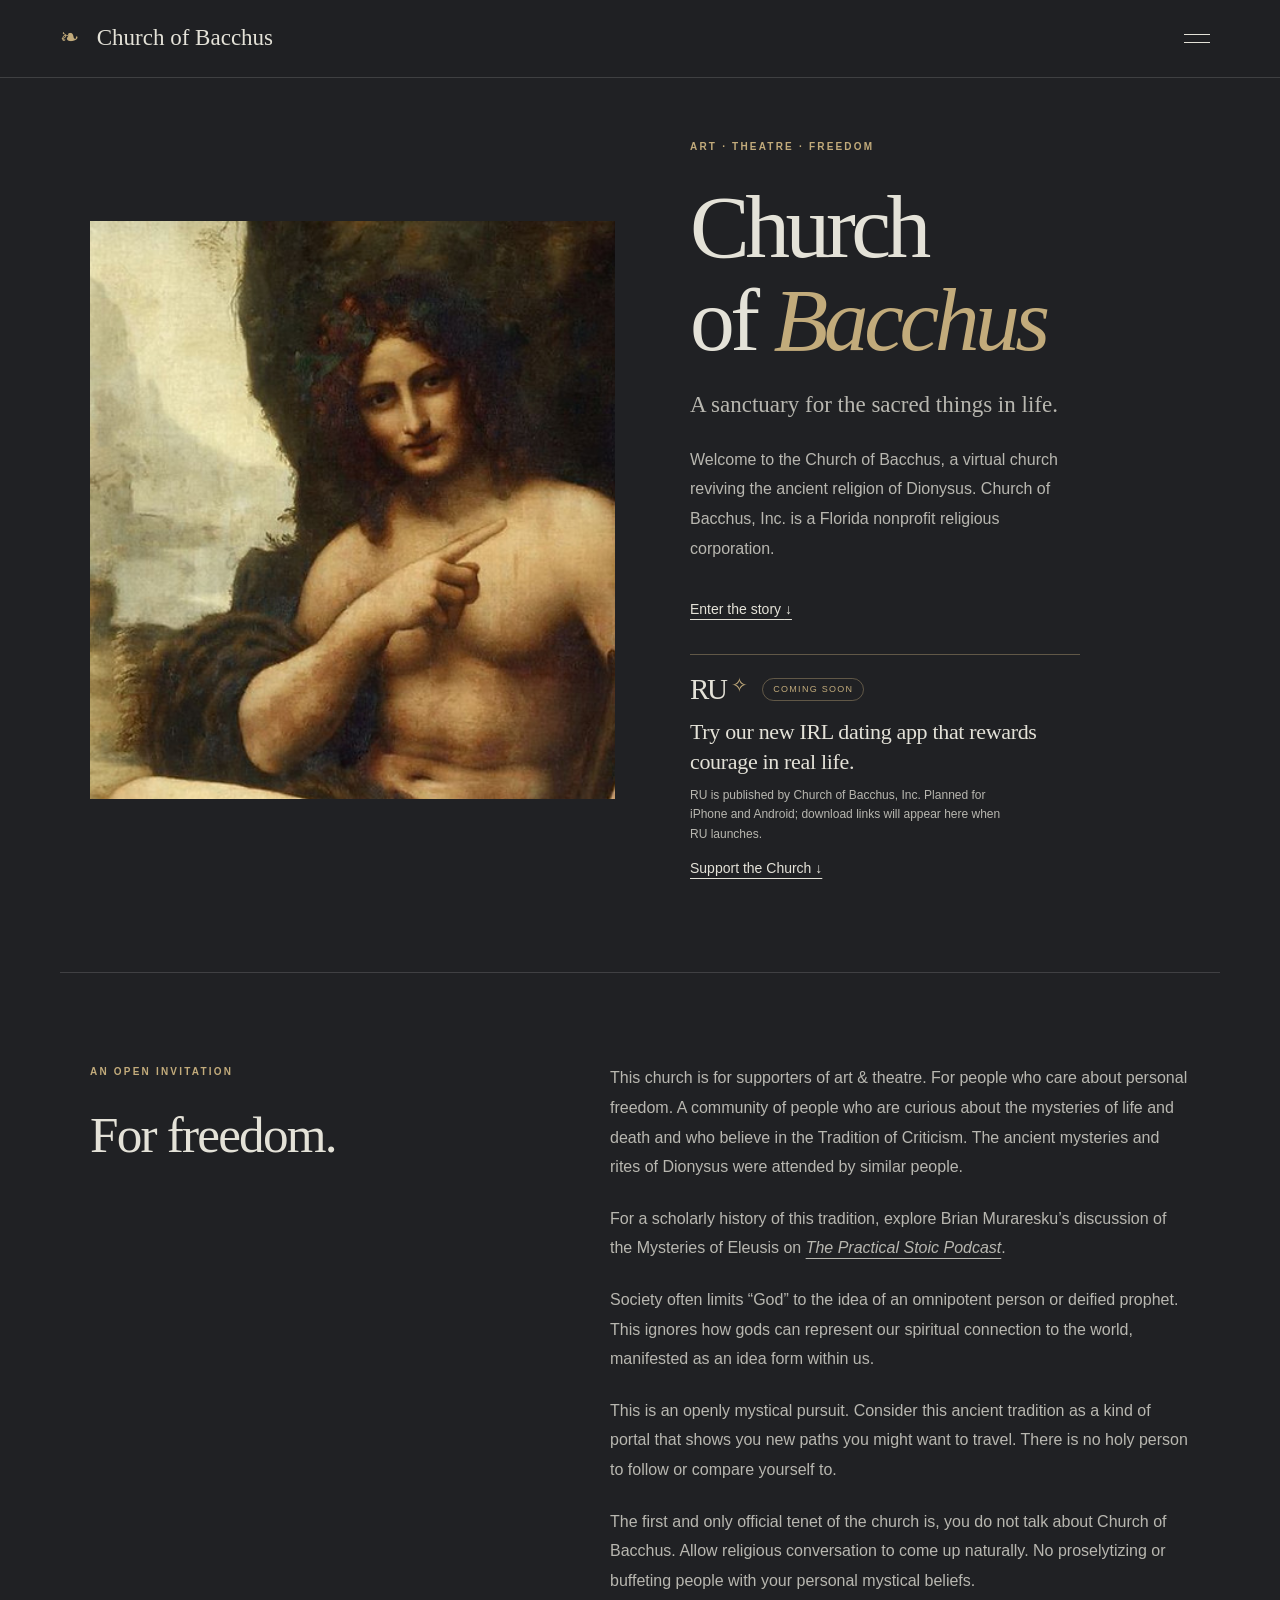
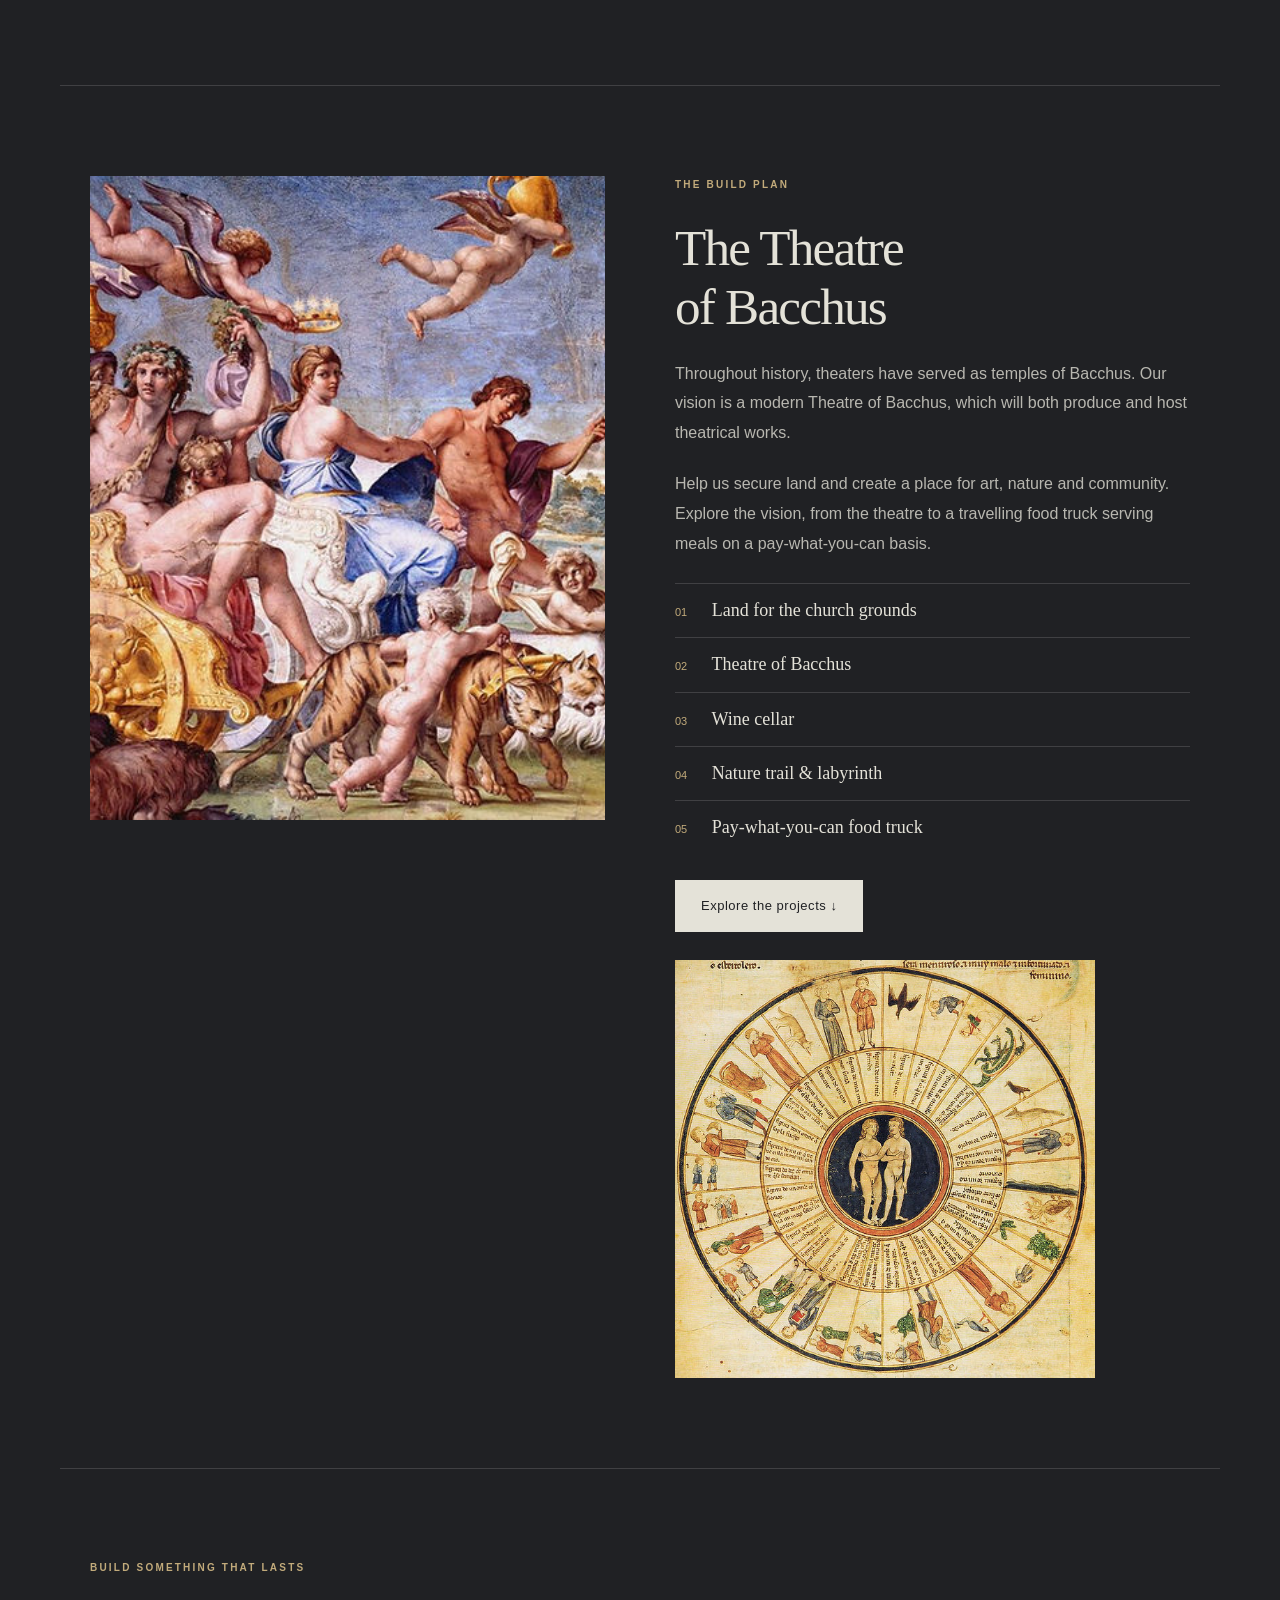
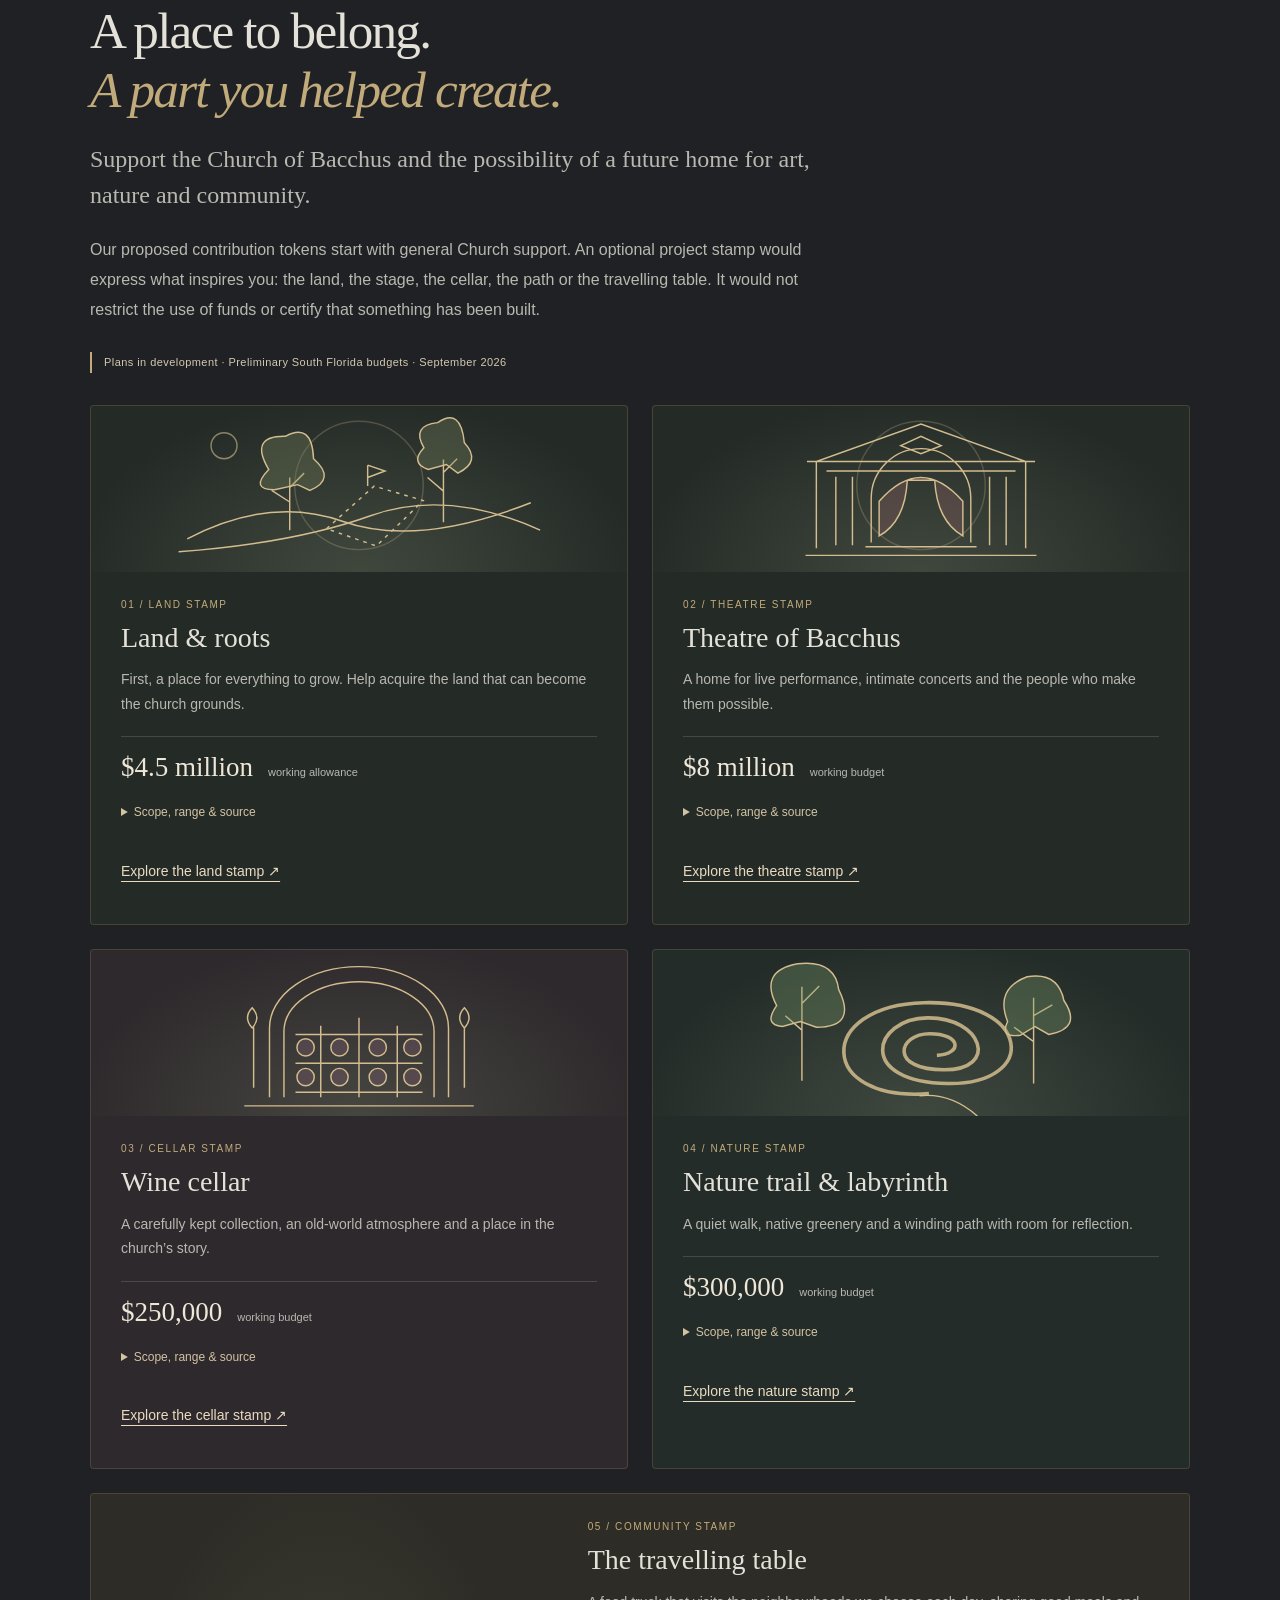
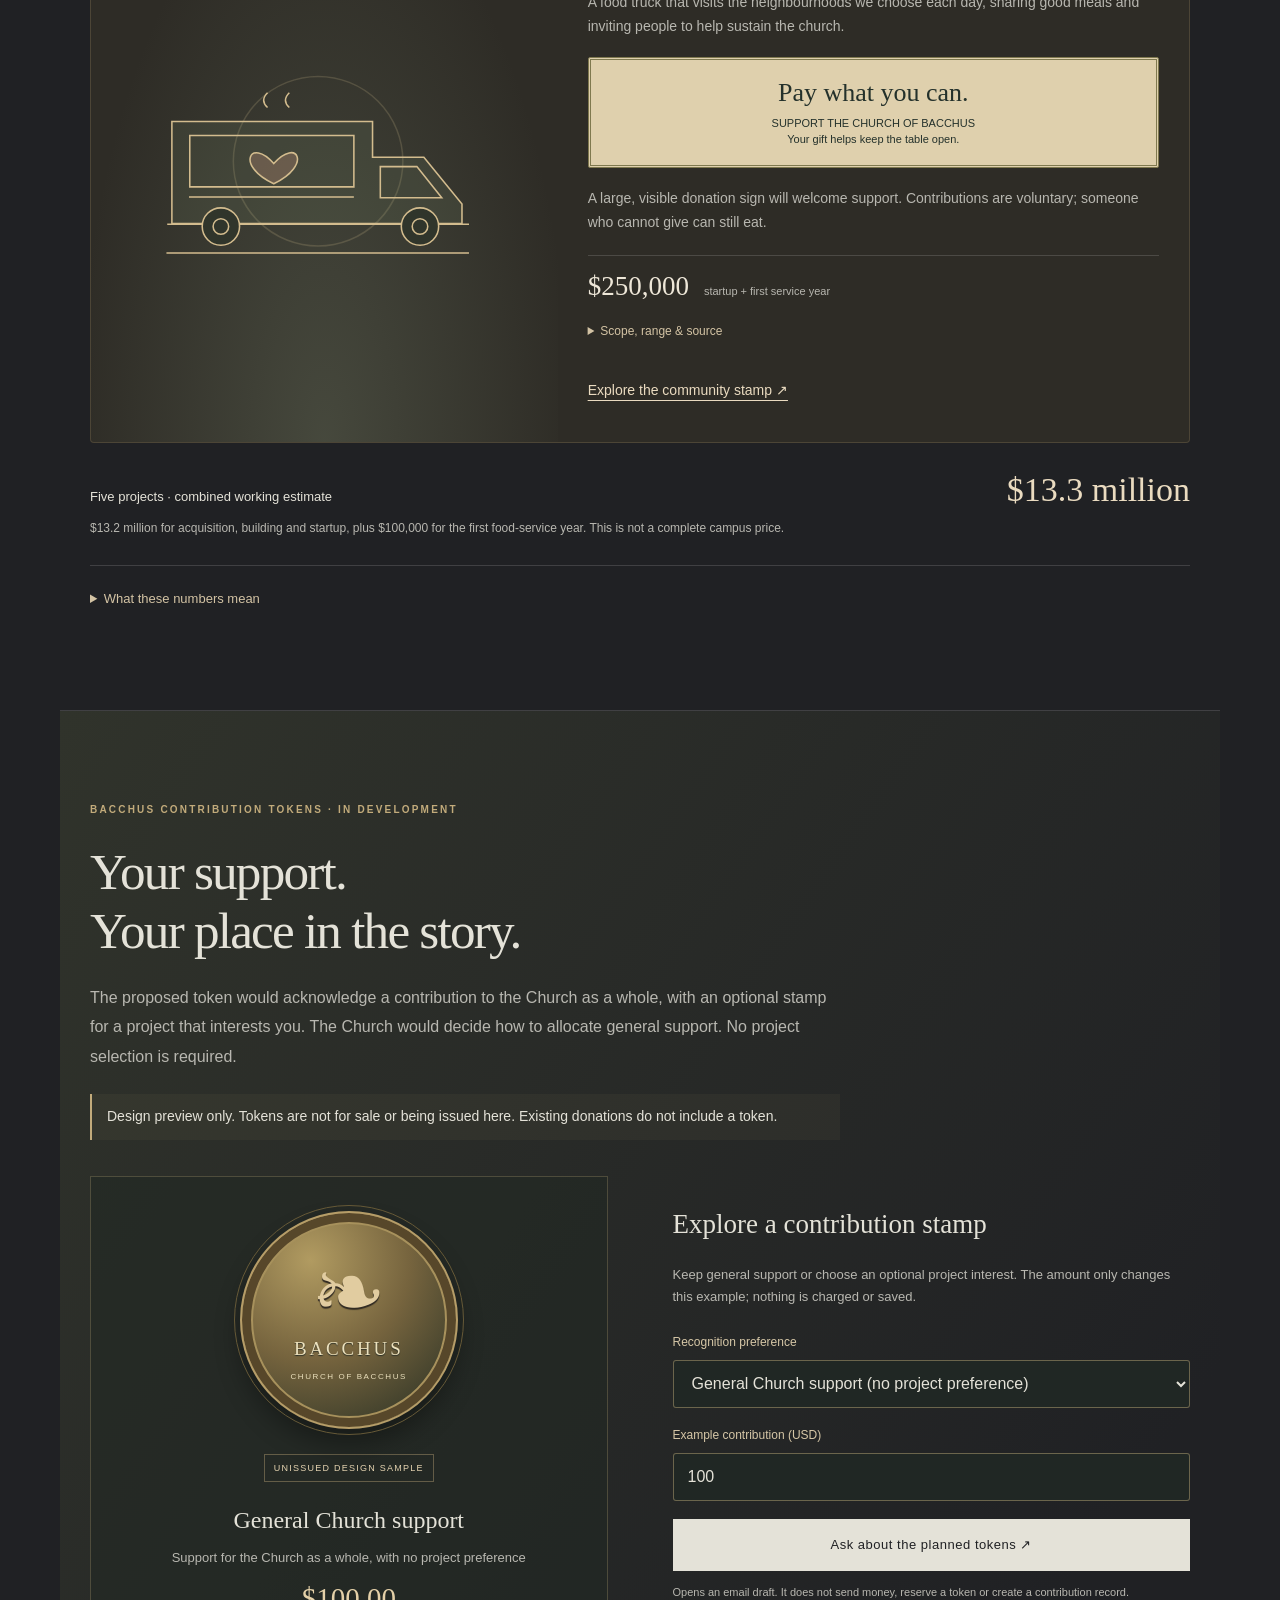
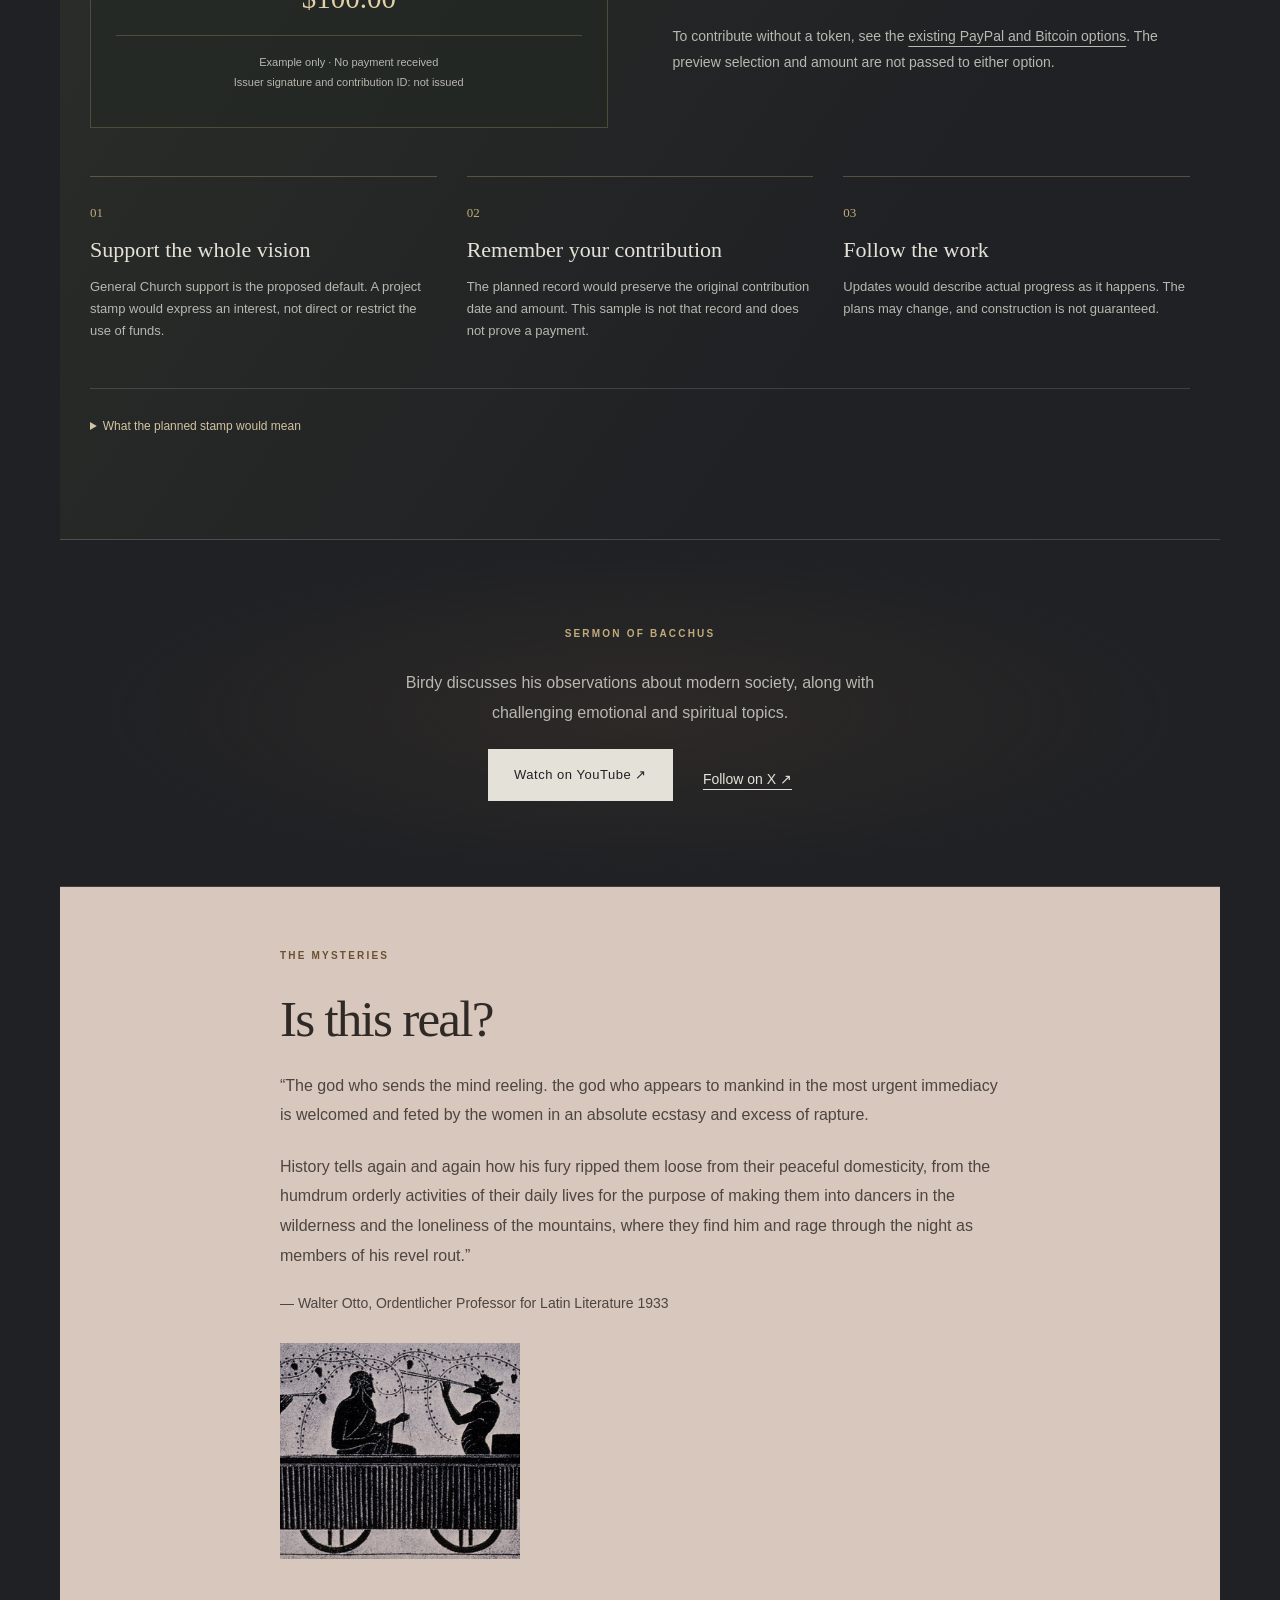
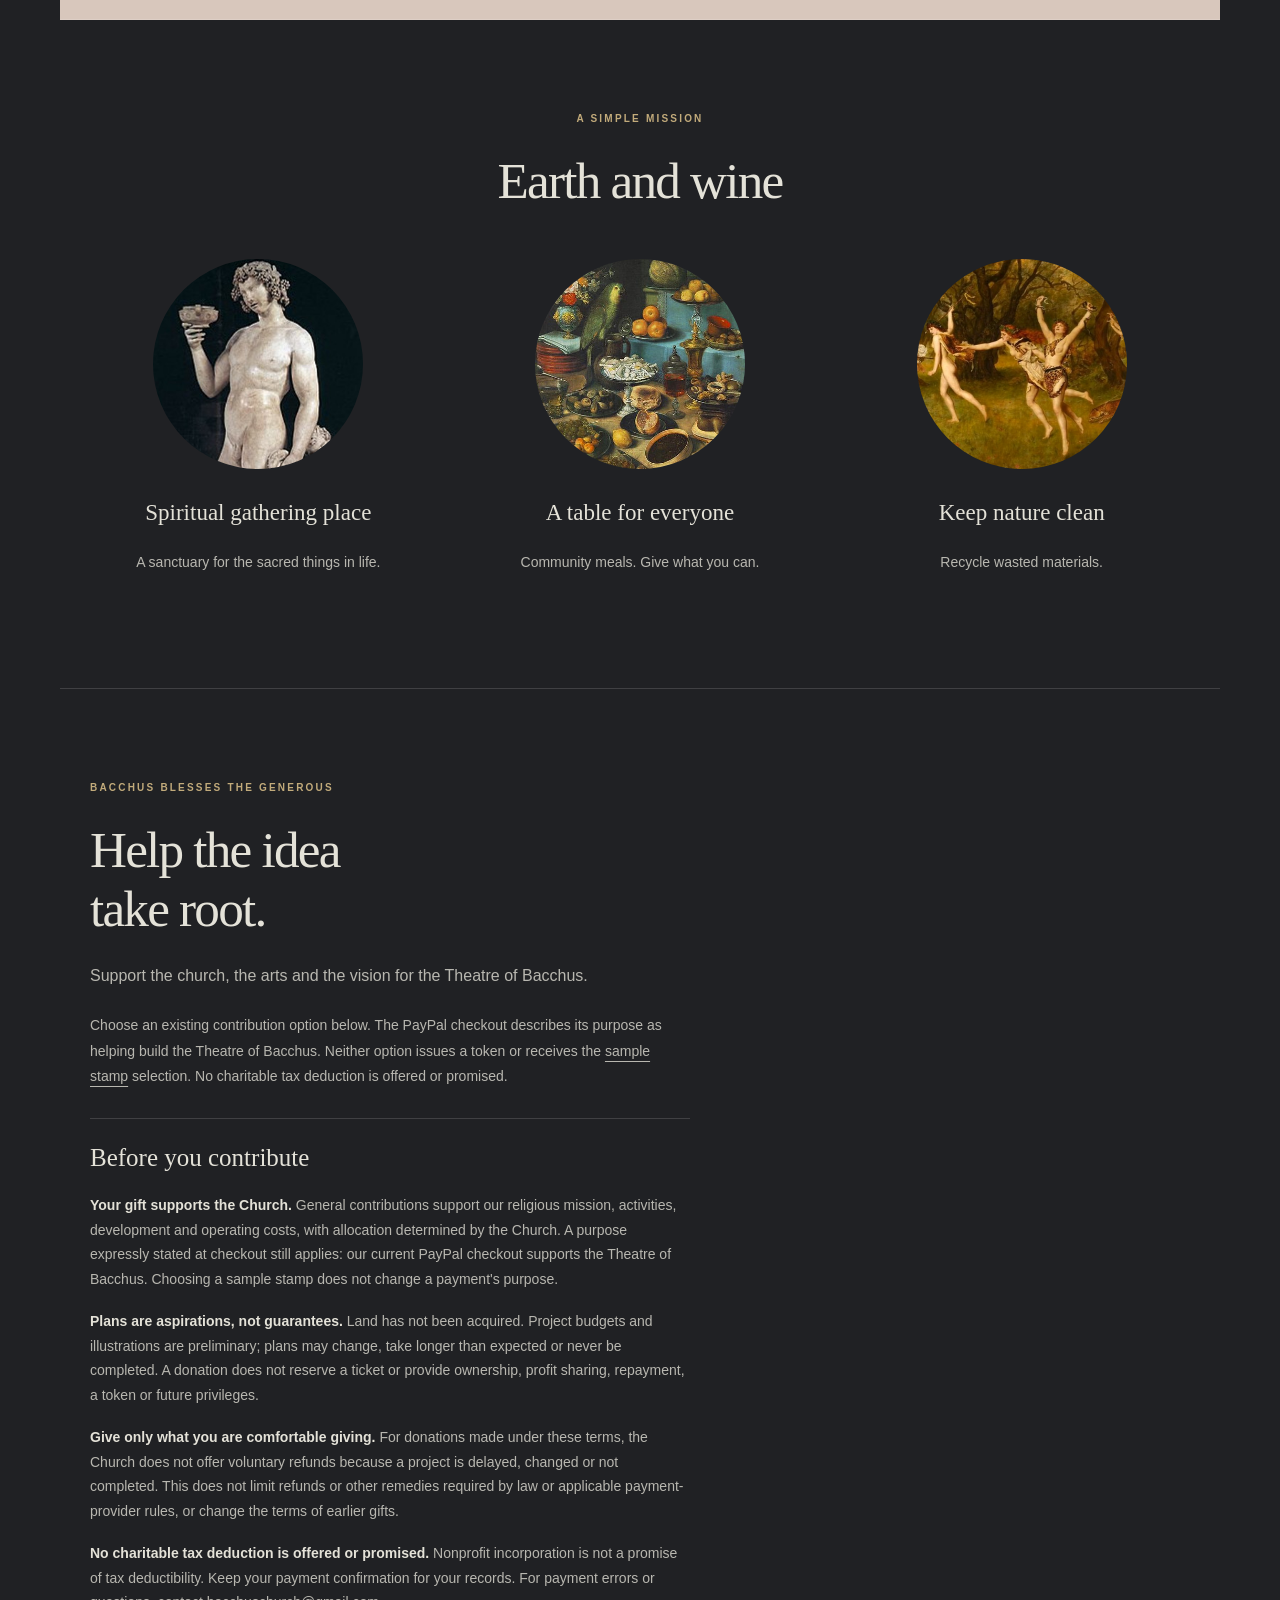
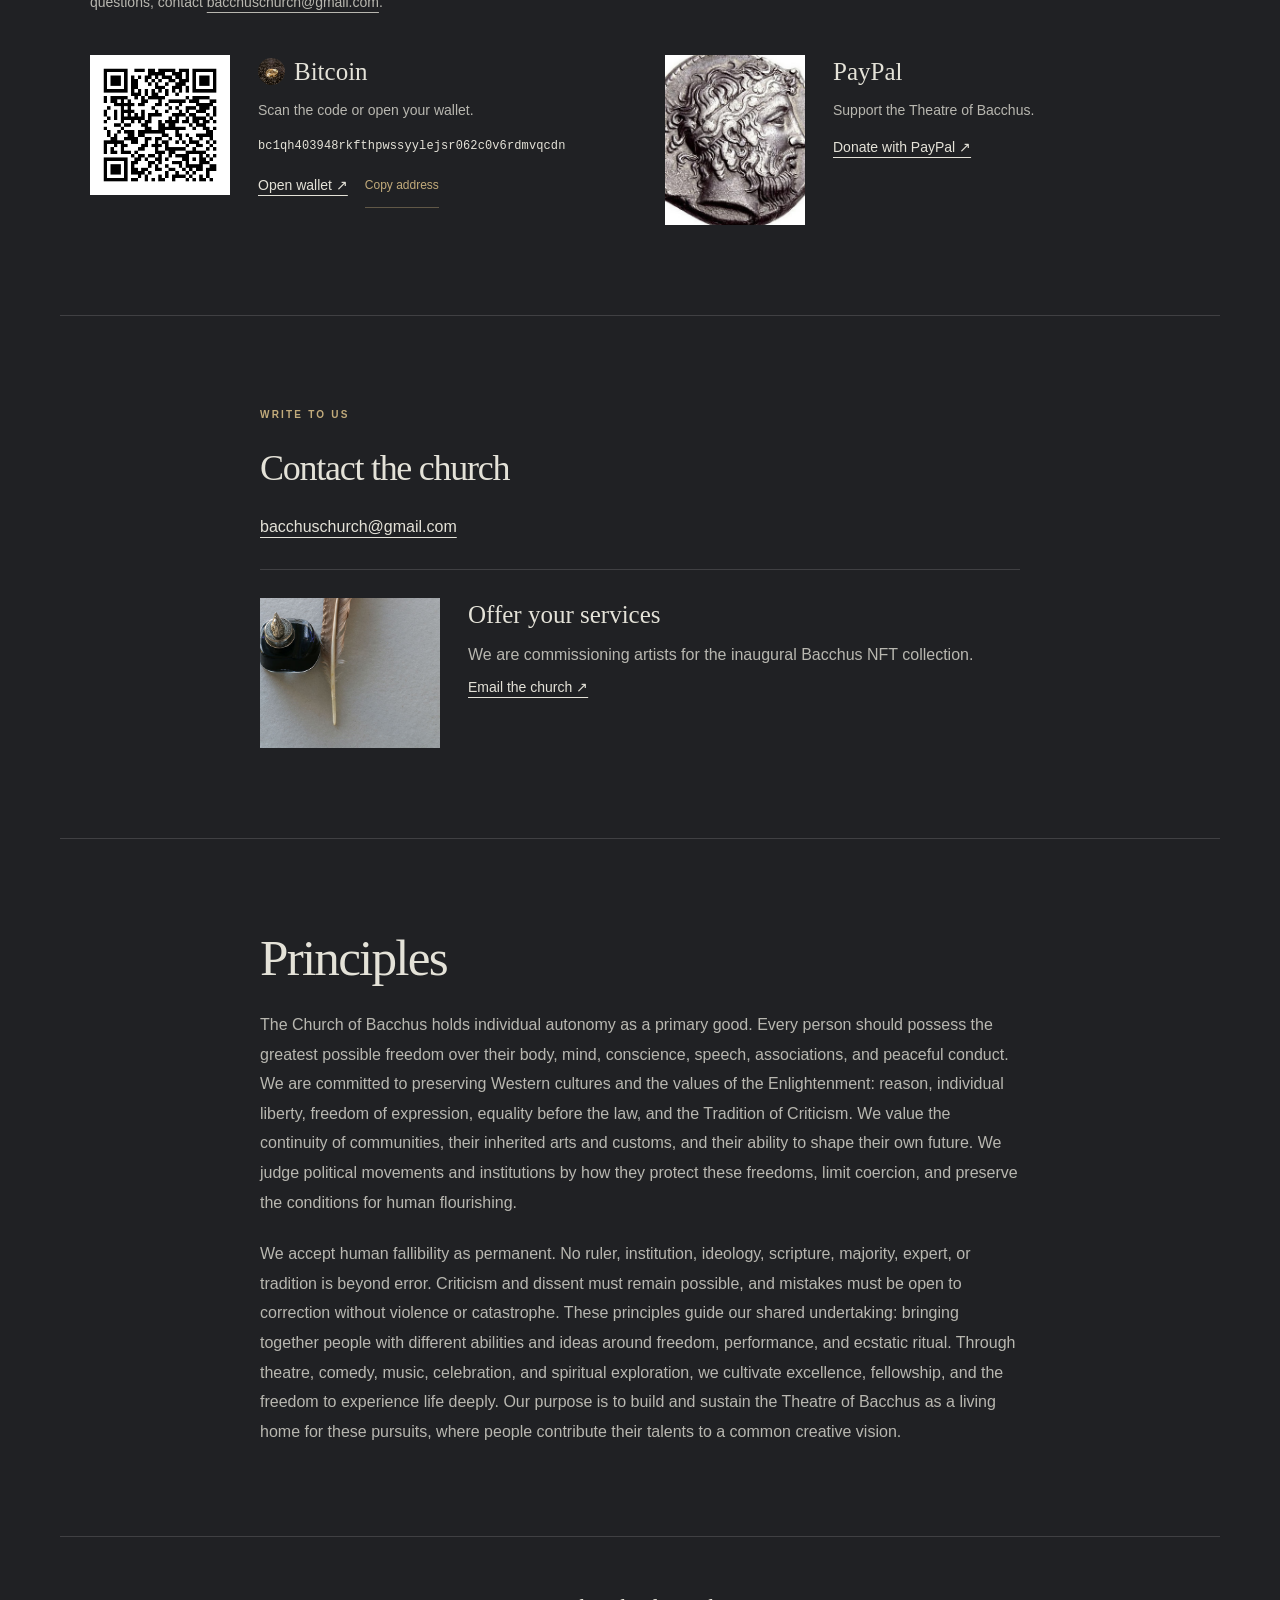
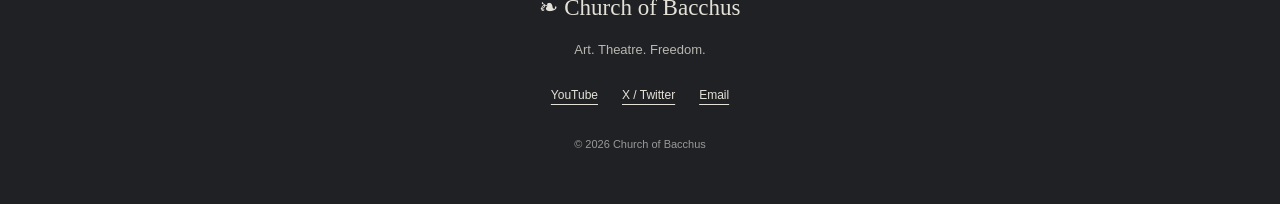
<file: index.html>
<!doctype html>
<html lang="en">
<head>
  <meta charset="utf-8"><meta name="viewport" content="width=device-width,initial-scale=1">
  <title>Church of Bacchus — Art, Theatre & Freedom</title>
  <meta name="description" content="A community for art, theatre, personal freedom and the mysteries of life. Discover the Church of Bacchus and the vision for the Theatre of Bacchus.">
  <meta name="theme-color" content="#202124">
  <meta property="og:title" content="Church of Bacchus"><meta property="og:description" content="Art. Theatre. Freedom. A sanctuary for the sacred things in life."><meta property="og:type" content="website">
  <link rel="icon" href="assets/coin.jpeg"><link rel="stylesheet" href="styles.css"><link rel="stylesheet" href="grounds.css"><script type="module" src="grounds.js"></script><script src="script.js" defer></script>
</head>
<body>
<a class="skip" href="#main">Skip to content</a>
<header class="header"><a class="brand" href="#home"><span aria-hidden="true">❧</span> Church of Bacchus</a><button class="menu-button" aria-label="Open menu" aria-expanded="false" aria-controls="navigation"><span></span><span></span></button></header>
<nav id="navigation" aria-label="Main navigation" hidden><a href="#home">home</a><a href="#build-plan">build plan</a><a href="#grounds">build with us</a><a href="#youtube">youtube</a><a href="#ritual">ritual</a><a href="#mission">mission</a><a href="#donate">donate</a><a href="#contact">contact</a><div class="social"><a href="https://x.com/sermonofbacchus" aria-label="Sermon of Bacchus on X">X</a><a href="https://youtube.com/@sermonofbacchus">YouTube ↗</a></div></nav>
<main id="main">
<section class="hero section" id="home"><div class="hero-art"><img src="assets/bacchus.jpg" alt="Classical painting of Bacchus with a wreath of leaves" fetchpriority="high"></div><div class="hero-copy"><p class="eyebrow">ART · THEATRE · FREEDOM</p><h1>Church <br>of <em>Bacchus</em></h1><p class="lead">A sanctuary for the sacred things in life.</p><p>Welcome to the Church of Bacchus, a virtual church reviving the ancient religion of Dionysus. Church of Bacchus, Inc. is a Florida nonprofit religious corporation.</p><a class="text-link" href="#about">Enter the story <span>↓</span></a><aside class="ru-promo" aria-labelledby="ru-promo-title"><div class="ru-promo-top"><span class="ru-wordmark" aria-label="RU">RU<span aria-hidden="true">✧</span></span><span class="coming-soon">Coming soon</span></div><h2 id="ru-promo-title">Try our new IRL dating app that rewards courage in real life.</h2><p>RU is published by Church of Bacchus, Inc. Planned for iPhone and Android; download links will appear here when RU launches.</p><a class="text-link" href="#donate">Support the Church ↓</a></aside></div></section>
<section id="about" class="section about"><div><p class="eyebrow">AN OPEN INVITATION</p><h2>For freedom.</h2></div><div class="prose"><p>This church is for supporters of art &amp; theatre. For people who care about personal freedom. A community of people who are curious about the mysteries of life and death and who believe in the Tradition of Criticism. The ancient mysteries and rites of Dionysus were attended by similar people.</p><p>For a scholarly history of this tradition, explore Brian Muraresku’s discussion of the Mysteries of Eleusis on <a href="https://youtu.be/Ov8BUQNZJfw?si=3sBy0MBwpSypxg9I"><em>The Practical Stoic Podcast</em></a>.</p><p>Society often limits “God” to the idea of an omnipotent person or deified prophet. This ignores how gods can represent our spiritual connection to the world, manifested as an idea form within us.</p><p>This is an openly mystical pursuit. Consider this ancient tradition as a kind of portal that shows you new paths you might want to travel. There is no holy person to follow or compare yourself to.</p><p>The first and only official tenet of the church is, you do not talk about Church of Bacchus. Allow religious conversation to come up naturally. No proselytizing or buffeting people with your personal mystical beliefs.</p></div></section>
<section id="build-plan" class="section theatre"><img src="assets/theatre.jpg" alt="Classical painting of a gathering of gods and celebrants" loading="lazy"><div><p class="eyebrow">THE BUILD PLAN</p><h2>The Theatre<br>of Bacchus</h2><p>Throughout history, theaters have served as temples of Bacchus. Our vision is a modern Theatre of Bacchus, which will both produce and host theatrical works.</p><p>Help us secure land and create a place for art, nature and community. Explore the vision, from the theatre to a travelling food truck serving meals on a pay-what-you-can basis.</p><ul class="plan-list"><li><span>01</span> Land for the church grounds</li><li><span>02</span> Theatre of Bacchus</li><li><span>03</span> Wine cellar</li><li><span>04</span> Nature trail &amp; labyrinth</li><li><span>05</span> Pay-what-you-can food truck</li></ul><a class="button" href="#grounds">Explore the projects ↓</a><img class="zodiac" src="assets/zodiac.jpg" alt="Antique circular astrological chart with classical figures" loading="lazy"></div></section>

<section id="grounds" class="section grounds" aria-labelledby="grounds-title">
  <div class="grounds-intro"><p class="eyebrow">BUILD SOMETHING THAT LASTS</p><h2 id="grounds-title">A place to belong.<br><em>A part you helped create.</em></h2><p class="lead">Support the Church of Bacchus and the possibility of a future home for art, nature and community.</p><p>Our proposed contribution tokens start with general Church support. An optional project stamp would express what inspires you: the land, the stage, the cellar, the path or the travelling table. It would not restrict the use of funds or certify that something has been built.</p></div>
  <p class="grounds-status">Plans in development · Preliminary South Florida budgets · September 2026</p>
  <div class="grounds-grid">
    <article class="ground-card" id="project-land">
      <div class="ground-art" aria-hidden="true"><svg viewBox="0 0 600 230" fill="none" stroke="currentColor" stroke-width="2"><circle cx="300" cy="110" r="89" opacity=".25"/><path d="M62 184q114-60 216-24t260-26M50 202q160-12 266-50t235 20M204 172v-73m0 34-25-16m25-4 20-20M417 161V74m0 44-22-19m22-7 19-19"/><path d="M175 88q-28-47 23-46 37-20 39 31 32 28-5 44l-17-8-32 7q-35 0-8-28ZM390 58q-18-31 19-35 32-22 37 28 24 26-9 42l-16-12-25 7q-26-9-6-30Z" fill="#78805d55"/><path d="M255 170l66-59 68 20-65 63Z" stroke-dasharray="5 7"/><path d="M312 111v-29m0 0 24 8-24 9"/><circle cx="113" cy="55" r="18" opacity=".6"/></svg></div>
      <div class="ground-body"><span class="ground-number">01 / LAND STAMP</span><h3>Land &amp; roots</h3><p>First, a place for everything to grow. Help acquire the land that can become the church grounds.</p><div class="ground-budget"><strong>$4.5 million</strong><span>working allowance</span></div><details><summary>Scope, range &amp; source</summary><p>Explore approximately 8–12 gross acres in South Florida. Preliminary acquisition range: $2.1–8 million. The working allowance includes $4.2 million for land, $80,000 for investigations, $120,000 for closing and legal costs, and $100,000 contingency.</p><p>No parcel is selected or owned. Usable acreage, permitted assembly use, flood and wetland conditions, road access and utilities determine suitability. Site construction is separate.</p><p>Informed by <a href="https://www.miamirealtors.com/2026/05/08/wealth-and-population-growth-push-south-florida-land-sales-to-six-year-high/">MIAMI REALTORS’ land-market research</a> and a <a href="https://www.coldwellbanker.com/fl/davie/3450-sw-130th-ave/lid-P00800000Gq8GlX6HxCH1yNF9X0xbEvEJsuzFolm">near-10-acre Davie sale</a> that included improvements. This is a planning allowance, not a valuation or purchase offer.</p></details><a class="text-link" data-project-choice="land" href="#contribution">Explore the land stamp ↗</a></div>
    </article>
    <article class="ground-card" id="project-theater">
      <div class="ground-art" aria-hidden="true"><svg viewBox="0 0 600 230" fill="none" stroke="currentColor" stroke-width="2"><circle cx="300" cy="110" r="89" opacity=".25"/><path d="M155 197V77L300 25l145 52v120M142 77h316M169 90h262M140 207h320M182 193V98m23 0v95m190 0V98m23 0v95M231 189v-61a69 69 0 0 1 138 0v61"/><path d="M242 180v-48q58-66 116 0v48q-36-21-39-77h-38q-3 57-39 77Z" fill="#93606455"/><path d="M223 195h154m-105-140 28-13 28 13-28 11Z"/></svg></div>
      <div class="ground-body"><span class="ground-number">02 / THEATRE STAMP</span><h3>Theatre of Bacchus</h3><p>A home for live performance, intimate concerts and the people who make them possible.</p><div class="ground-budget"><strong>$8 million</strong><span>working budget</span></div><details><summary>Scope, range &amp; source</summary><p>Preliminary range: $6–11 million for a flexible 150–200-seat indoor theatre of roughly 8,000–12,000 square feet. Includes building, acoustics, sound, lighting, seating, design and contingency.</p><p>Land is counted in the land project only. Major shared site works and ongoing performances are additional. This indoor concept is a budgeting assumption; drawings will refine the design.</p><p>Based on a <a href="https://estimatorflorida.com/how-much-does-it-cost-to-build-a-performing-arts-theater/">Florida theatre cost guide</a> and the <a href="https://www.ohla-usa.com/projects/rollins-college-tiedtke-theatre-dance-centre">Tiedtke Theatre project comparison</a>, not a contractor quote.</p></details><a class="text-link" data-project-choice="theater" href="#contribution">Explore the theatre stamp ↗</a></div>
    </article>
    <article class="ground-card" id="project-cellar">
      <div class="ground-art" aria-hidden="true"><svg viewBox="0 0 600 230" fill="none" stroke="currentColor" stroke-width="2"><path d="M176 204V108a124 85 0 0 1 248 0v96M196 204V113a104 69 0 0 1 208 0v91M212 117h176m-176 40h176m-176 40h176M247 105v99m53-110v110m53-99v99"/><g fill="#81607755"><circle cx="226" cy="135" r="12"/><circle cx="273" cy="135" r="12"/><circle cx="326" cy="135" r="12"/><circle cx="374" cy="135" r="12"/><circle cx="226" cy="176" r="12"/><circle cx="273" cy="176" r="12"/><circle cx="326" cy="176" r="12"/><circle cx="374" cy="176" r="12"/></g><path d="M154 107v84m292-84v84m-294-83q-13-14 0-28 13 14 0 28Zm294 0q-13-14 0-28 13 14 0 28ZM141 216h318"/></svg></div>
      <div class="ground-body"><span class="ground-number">03 / CELLAR STAMP</span><h3>Wine cellar</h3><p>A carefully kept collection, an old-world atmosphere and a place in the church’s story.</p><div class="ground-budget"><strong>$250,000</strong><span>working budget</span></div><details><summary>Scope, range &amp; source</summary><p>Preliminary range: $175,000–350,000 for a 600–1,000-square-foot above-grade conditioned cellar fit-out. Cooling, insulation, racking, finishes, design and contingency are included.</p><p>The building shell must be funded separately or explicitly included within the theatre’s area and budget. No shell is counted twice. Wine, excavation, a restaurant or a separate tasting-room fit-out are excluded.</p><p>Informed by a <a href="https://miamiwinecellardesigners.com/miami-wine-cellar-cost-guide">Miami wine-cellar cost guide</a>.</p></details><a class="text-link" data-project-choice="cellar" href="#contribution">Explore the cellar stamp ↗</a></div>
    </article>
    <article class="ground-card" id="project-trail">
      <div class="ground-art" aria-hidden="true"><svg viewBox="0 0 600 230" fill="none" stroke="currentColor" stroke-width="2"><path d="M311 199c-155 12-157-122-7-126s160 114 33 112-104-90-28-91 100 72 23 72-64-50-20-50 46 28 10 30" stroke-width="5" opacity=".85"/><path d="M298 202c38-4 63 13 80 28M135 181V51m0 60-23-20m23-17 24-24M456 185V66m0 61-27-20m27-16 26-15"/><path d="M100 77q-25-48 29-58 52-6 57 36 26 52-31 52l-22-8-25 7q-27-2-8-29Zm320 22q-18-45 27-62 43-7 51 33 26 39-21 47l-19-11-20 12q-29 4-18-19Z" fill="#78996b55"/></svg></div>
      <div class="ground-body"><span class="ground-number">04 / NATURE STAMP</span><h3>Nature trail &amp; labyrinth</h3><p>A quiet walk, native greenery and a winding path with room for reflection.</p><div class="ground-budget"><strong>$300,000</strong><span>working budget</span></div><details><summary>Scope, range &amp; source</summary><p>Preliminary range: $250,000–380,000 for a modest half-mile trail and labyrinth on suitable upland. Includes trail surface, planting, benches, design, local drainage and contingency.</p><p>Land, shared parking, major drainage, wetlands work, long boardwalks and bridges are separate. Accessible routes require site-specific design. Annual care needs continued support.</p><p>Benchmarked against the <a href="https://www.westonfl.org/government/capital-improvement-projects-city-projects/weston-north-walking-nature-trail">City of Weston nature-trail budget</a>.</p></details><a class="text-link" data-project-choice="trail" href="#contribution">Explore the nature stamp ↗</a></div>
    </article>
    <article class="ground-card food-card" id="project-food">
      <div class="ground-art" aria-hidden="true"><svg viewBox="0 0 600 280" fill="none" stroke="currentColor" stroke-width="2"><circle cx="292" cy="131" r="109" opacity=".2"/><path d="M104 211V80h258v46h66l49 60v25ZM127 98h211v66H127ZM372 138h47l32 40h-79ZM98 212h388M126 177h212" fill="#81947422"/><circle cx="167" cy="215" r="24" fill="#30352b"/><circle cx="423" cy="215" r="24" fill="#30352b"/><circle cx="167" cy="215" r="10"/><circle cx="423" cy="215" r="10"/><path d="M235 134c-30-34-50 3 0 26 50-24 30-60 0-26Z" fill="#b8887355"/><path d="M227 62q-10-9 0-19m28 19q-10-9 0-19M97 249h389"/></svg></div>
      <div class="ground-body"><span class="ground-number">05 / COMMUNITY STAMP</span><h3>The travelling table</h3><p>A food truck that visits the neighbourhoods we choose each day, sharing good meals and inviting people to help sustain the church.</p><div class="truck-sign"><strong>Pay what you can.</strong><span>SUPPORT THE CHURCH OF BACCHUS<br>Your gift helps keep the table open.</span></div><p>A large, visible donation sign will welcome support. Contributions are voluntary; someone who cannot give can still eat.</p><div class="ground-budget"><strong>$250,000</strong><span>startup + first service year</span></div><details><summary>Scope, range &amp; source</summary><p>Preliminary total: $205,000–315,000. Working plan: $150,000 for vehicle, kitchen and startup, plus $100,000 for the first year at 100 meals a week (5,200 meals). Includes a paid part-time lead, food, packaging, commissary, insurance, fuel and maintenance; assumes 2–3 unpaid helpers. Paying those helpers adds an estimated $15,000–25,000 a year.</p><p>Unconfirmed roadside donations are budgeted at $0. Money actually received will be recorded separately and applied according to its stated purpose; it does not count twice toward this project and general church support. Future years require new support.</p><p>Equipment pricing informed by <a href="https://concessionnation.com/shop/food-trucks/16-ft-food-truck-for-sale/">local food-truck manufacturer Concession Nation</a>; its kitchen conversion price excludes the vehicle. Routes, food-safety permissions and operating details are still being planned.</p></details><a class="text-link" data-project-choice="food" href="#contribution">Explore the community stamp ↗</a></div>
    </article>
  </div>
  <div class="budget-total"><span>Five projects · combined working estimate</span><strong>$13.3 million</strong></div><small>$13.2 million for acquisition, building and startup, plus $100,000 for the first food-service year. This is not a complete campus price.</small>
  <details class="budget-notes"><summary>What these numbers mean</summary><p>These are September 2026 planning allowances, not appraisals, quotes, fundraising receipts or completion promises. The combined range is approximately $8.73–20.05 million. Major shared roads, parking, utilities, site drainage, financing, collection costs and future operations remain additional. Project-specific contingencies are included in the individual budgets.</p><p>Land appears once, in its own project. Cellar fit-out does not include a second building shell. We will revise these figures as the parcel, drawings and quotes develop. Concept illustrations are not architectural plans. No verified project contribution totals are published yet.</p></details>
</section>
<section id="contribution" class="section recognition" aria-labelledby="recognition-title">
  <div class="recognition-top"><p class="eyebrow">BACCHUS CONTRIBUTION TOKENS · IN DEVELOPMENT</p><h2 id="recognition-title">Your support.<br>Your place in the story.</h2><p>The proposed token would acknowledge a contribution to the Church as a whole, with an optional stamp for a project that interests you. The Church would decide how to allocate general support. No project selection is required.</p><p class="recognition-status">Design preview only. Tokens are not for sale or being issued here. Existing donations do not include a token.</p></div>
  <div class="recognition-layout">
    <div id="sample-stamp" class="stamp-example" data-project="general"><div class="stamp-coin" aria-hidden="true"><strong id="stamp-word">BACCHUS</strong><small>CHURCH OF BACCHUS</small></div><span class="sample-tag">Unissued design sample</span><h3 id="stamp-project">General Church support</h3><p id="stamp-purpose">Support for the Church as a whole, with no project preference</p><p id="stamp-amount">$100.00</p><div class="stamp-meta"><span>Example only · No payment received</span><span>Issuer signature and contribution ID: not issued</span></div></div>
    <div><div id="stamp-controls" class="stamp-controls" hidden><h3>Explore a contribution stamp</h3><p>Keep general support or choose an optional project interest. The amount only changes this example; nothing is charged or saved.</p><div class="stamp-fields"><label for="gift-project">Recognition preference<select id="gift-project"><option value="general" selected>General Church support (no project preference)</option><option value="land">Land &amp; roots</option><option value="theater">Theatre of Bacchus</option><option value="cellar">Wine cellar</option><option value="trail">Nature trail &amp; labyrinth</option><option value="food">The travelling table</option></select></label><label for="gift-amount">Example contribution (USD)<input id="gift-amount" type="text" inputmode="decimal" value="100" autocomplete="off" aria-describedby="gift-error"></label></div><p id="gift-error" role="status" hidden>Enter an amount from $0.01 to $1,000,000, with no more than two decimal places.</p><a id="gift-inquiry" class="button" href="mailto:bacchuschurch@gmail.com?subject=Contribution%20stamp%20inquiry">Ask about the planned tokens ↗</a><p class="minor">Opens an email draft. It does not send money, reserve a token or create a contribution record.</p></div><noscript><p>This is an unissued sample for general Church support. To ask about the planned tokens, email <a href="mailto:bacchuschurch@gmail.com?subject=Contribution%20stamp%20inquiry">bacchuschurch@gmail.com</a>. A project preference is optional.</p></noscript><p class="donate-project-link">To contribute without a token, see the <a href="#donate">existing PayPal and Bitcoin options</a>. The preview selection and amount are not passed to either option.</p></div>
  </div>
  <ol class="giving-steps"><li><b>01</b><h3>Support the whole vision</h3><p>General Church support is the proposed default. A project stamp would express an interest, not direct or restrict the use of funds.</p></li><li><b>02</b><h3>Remember your contribution</h3><p>The planned record would preserve the original contribution date and amount. This sample is not that record and does not prove a payment.</p></li><li><b>03</b><h3>Follow the work</h3><p>Updates would describe actual progress as it happens. The plans may change, and construction is not guaranteed.</p></li></ol>
  <details class="giving-terms"><summary>What the planned stamp would mean</summary><p>The proposed token would acknowledge support. It would give no ownership share, profit entitlement, repayment promise or event admission. No current or future privileges are promised. Token supply, contribution amounts and final terms are still being developed.</p><p>Holding and transferring tokens, including resale, are part of the proposed design. No token purchase, transfer or resale service is available here. No resale price or willing buyer is promised, and a resale would not count as another contribution to the Church.</p><p>A future contribution record would distinguish the original amount from processing costs and any later corrections. For example, a $100 contribution with a hypothetical $3 processing cost leaves $97 available to the Church. That is one $100 contribution, not $197 of funding. This is an accounting example, not a statement of actual fees.</p><p>An optional project stamp would record a supporter's interest only. It would not establish a restricted gift, prove money was spent on that project or certify completed construction. Any actual progress would need its own dated evidence.</p><p>Issuing a real token would require a confirmed contribution and an operating issuance service. This browser sample is unsigned, unissued and not a tax receipt. Personal and payment details would remain separate from public recognition. No charitable tax deduction is offered or promised.</p></details>
</section>

<section id="youtube" class="section sermon"><p class="eyebrow">SERMON OF BACCHUS</p><p>Birdy discusses his observations about modern society, along with challenging emotional and spiritual topics.</p><div class="actions"><a class="button" href="https://youtube.com/@sermonofbacchus">Watch on YouTube ↗</a><a class="text-link" href="https://x.com/sermonofbacchus">Follow on X ↗</a></div></section>
<section id="ritual" class="ritual section"><div><p class="eyebrow">THE MYSTERIES</p><h2>Is this real?</h2><figure class="otto-quote"><blockquote><p>“The god who sends the mind reeling. the god who appears to mankind in the most urgent immediacy is welcomed and feted by the women in an absolute ecstasy and excess of rapture.</p><p>History tells again and again how his fury ripped them loose from their peaceful domesticity, from the humdrum orderly activities of their daily lives for the purpose of making them into dancers in the wilderness and the loneliness of the mountains, where they find him and rage through the night as members of his revel rout.”</p></blockquote><figcaption>— Walter Otto, Ordentlicher Professor for Latin Literature 1933</figcaption></figure><img class="ritual-frieze" src="assets/ritual.jpg" alt="Ancient Greek illustration of figures and trailing vines" loading="lazy"></div></section>
<section id="mission" class="section mission"><p class="eyebrow">A SIMPLE MISSION</p><h2>Earth and wine</h2><div class="mission-grid"><article><img src="assets/statue.jpg" alt="Marble Bacchus holding a cup" loading="lazy"><h3>Spiritual gathering place</h3><p>A sanctuary for the sacred things in life.</p></article><article><img src="assets/feast.jpg" alt="Still life with fruit and a richly laid table" loading="lazy"><h3>A table for everyone</h3><p>Community meals. Give what you can.</p></article><article><img src="assets/nature.png" alt="Figures dancing among trees in a classical woodland painting" loading="lazy"><h3>Keep nature clean</h3><p>Recycle wasted materials.</p></article></div></section>
<section id="donate" class="section donate"><div class="donate-heading"><p class="eyebrow">BACCHUS BLESSES THE GENEROUS</p><h2>Help the idea<br>take root.</h2><p>Support the church, the arts and the vision for the Theatre of Bacchus.</p><p class="donate-project-link">Choose an existing contribution option below. The PayPal checkout describes its purpose as helping build the Theatre of Bacchus. Neither option issues a token or receives the <a href="#contribution">sample stamp</a> selection. No charitable tax deduction is offered or promised.</p><div class="support-terms" aria-labelledby="support-terms-title"><h3 id="support-terms-title">Before you contribute</h3><p><strong>Your gift supports the Church.</strong> General contributions support our religious mission, activities, development and operating costs, with allocation determined by the Church. A purpose expressly stated at checkout still applies: our current PayPal checkout supports the Theatre of Bacchus. Choosing a sample stamp does not change a payment's purpose.</p><p><strong>Plans are aspirations, not guarantees.</strong> Land has not been acquired. Project budgets and illustrations are preliminary; plans may change, take longer than expected or never be completed. A donation does not reserve a ticket or provide ownership, profit sharing, repayment, a token or future privileges.</p><p><strong>Give only what you are comfortable giving.</strong> For donations made under these terms, the Church does not offer voluntary refunds because a project is delayed, changed or not completed. This does not limit refunds or other remedies required by law or applicable payment-provider rules, or change the terms of earlier gifts.</p><p><strong>No charitable tax deduction is offered or promised.</strong> Nonprofit incorporation is not a promise of tax deductibility. Keep your payment confirmation for your records. For payment errors or questions, contact <a href="mailto:bacchuschurch@gmail.com">bacchuschurch@gmail.com</a>.</p></div></div><div class="giving-grid"><article class="bitcoin-card"><img class="bitcoin-qr" src="assets/bitcoin-donation-qr.png" width="410" height="410" alt="Scan with a Bitcoin wallet to donate to the address shown alongside" loading="lazy"><div class="bitcoin-content"><h3><img class="bitcoin-coin" src="assets/bitcoin.jpg" alt="" loading="lazy">Bitcoin</h3><p>Scan the code or open your wallet.</p><code id="bitcoin-address" class="bitcoin-address" aria-label="Bitcoin donation address">bc1qh403948rkfthpwssyylejsr062c0v6rdmvqcdn</code><div class="bitcoin-actions"><a class="text-link" data-giving="bitcoin" href="bitcoin:bc1qh403948rkfthpwssyylejsr062c0v6rdmvqcdn">Open wallet ↗</a><button id="copy-bitcoin" class="copy-button" type="button" hidden>Copy address</button></div><p id="bitcoin-status" class="bitcoin-status" role="status" aria-live="polite"></p></div></article><article><img src="assets/coin.jpeg" alt="Ancient silver coin with a profile of Dionysus" loading="lazy"><h3>PayPal</h3><p>Support the Theatre of Bacchus.</p><a class="text-link" data-giving="paypal" href="https://www.paypal.com/ncp/payment/AU6Y7SQSRUJJA">Donate with PayPal ↗</a></article></div></section>
<section id="contact" class="section contact"><div><p class="eyebrow">WRITE TO US</p><h2>Contact the church</h2><a href="mailto:bacchuschurch@gmail.com">bacchuschurch@gmail.com</a><aside class="artists"><img src="assets/quill.jpg" alt="A quill and inkwell on paper" loading="lazy"><div><h3>Offer your services</h3><p>We are commissioning artists for the inaugural Bacchus NFT collection.</p><a class="text-link" href="mailto:bacchuschurch@gmail.com?subject=Artist%20inquiry">Email the church ↗</a></div></aside></div></section>
<section id="principles" class="section principles" aria-labelledby="principles-title">
  <div class="prose">
    <h2 id="principles-title">Principles</h2>
    <p>The Church of Bacchus holds individual autonomy as a primary good. Every person should possess the greatest possible freedom over their body, mind, conscience, speech, associations, and peaceful conduct. We are committed to preserving Western cultures and the values of the Enlightenment: reason, individual liberty, freedom of expression, equality before the law, and the Tradition of Criticism. We value the continuity of communities, their inherited arts and customs, and their ability to shape their own future. We judge political movements and institutions by how they protect these freedoms, limit coercion, and preserve the conditions for human flourishing.</p>
    <p>We accept human fallibility as permanent. No ruler, institution, ideology, scripture, majority, expert, or tradition is beyond error. Criticism and dissent must remain possible, and mistakes must be open to correction without violence or catastrophe. These principles guide our shared undertaking: bringing together people with different abilities and ideas around freedom, performance, and ecstatic ritual. Through theatre, comedy, music, celebration, and spiritual exploration, we cultivate excellence, fellowship, and the freedom to experience life deeply. Our purpose is to build and sustain the Theatre of Bacchus as a living home for these pursuits, where people contribute their talents to a common creative vision.</p>
  </div>
</section>
</main><footer><a class="brand" href="#home">❧ Church of Bacchus</a><p>Art. Theatre. Freedom.</p><div><a href="https://youtube.com/@sermonofbacchus">YouTube</a><a href="https://x.com/sermonofbacchus">X / Twitter</a><a href="mailto:bacchuschurch@gmail.com">Email</a></div><small>© <span id="year">2026</span> Church of Bacchus</small></footer>
</body></html>
</file>
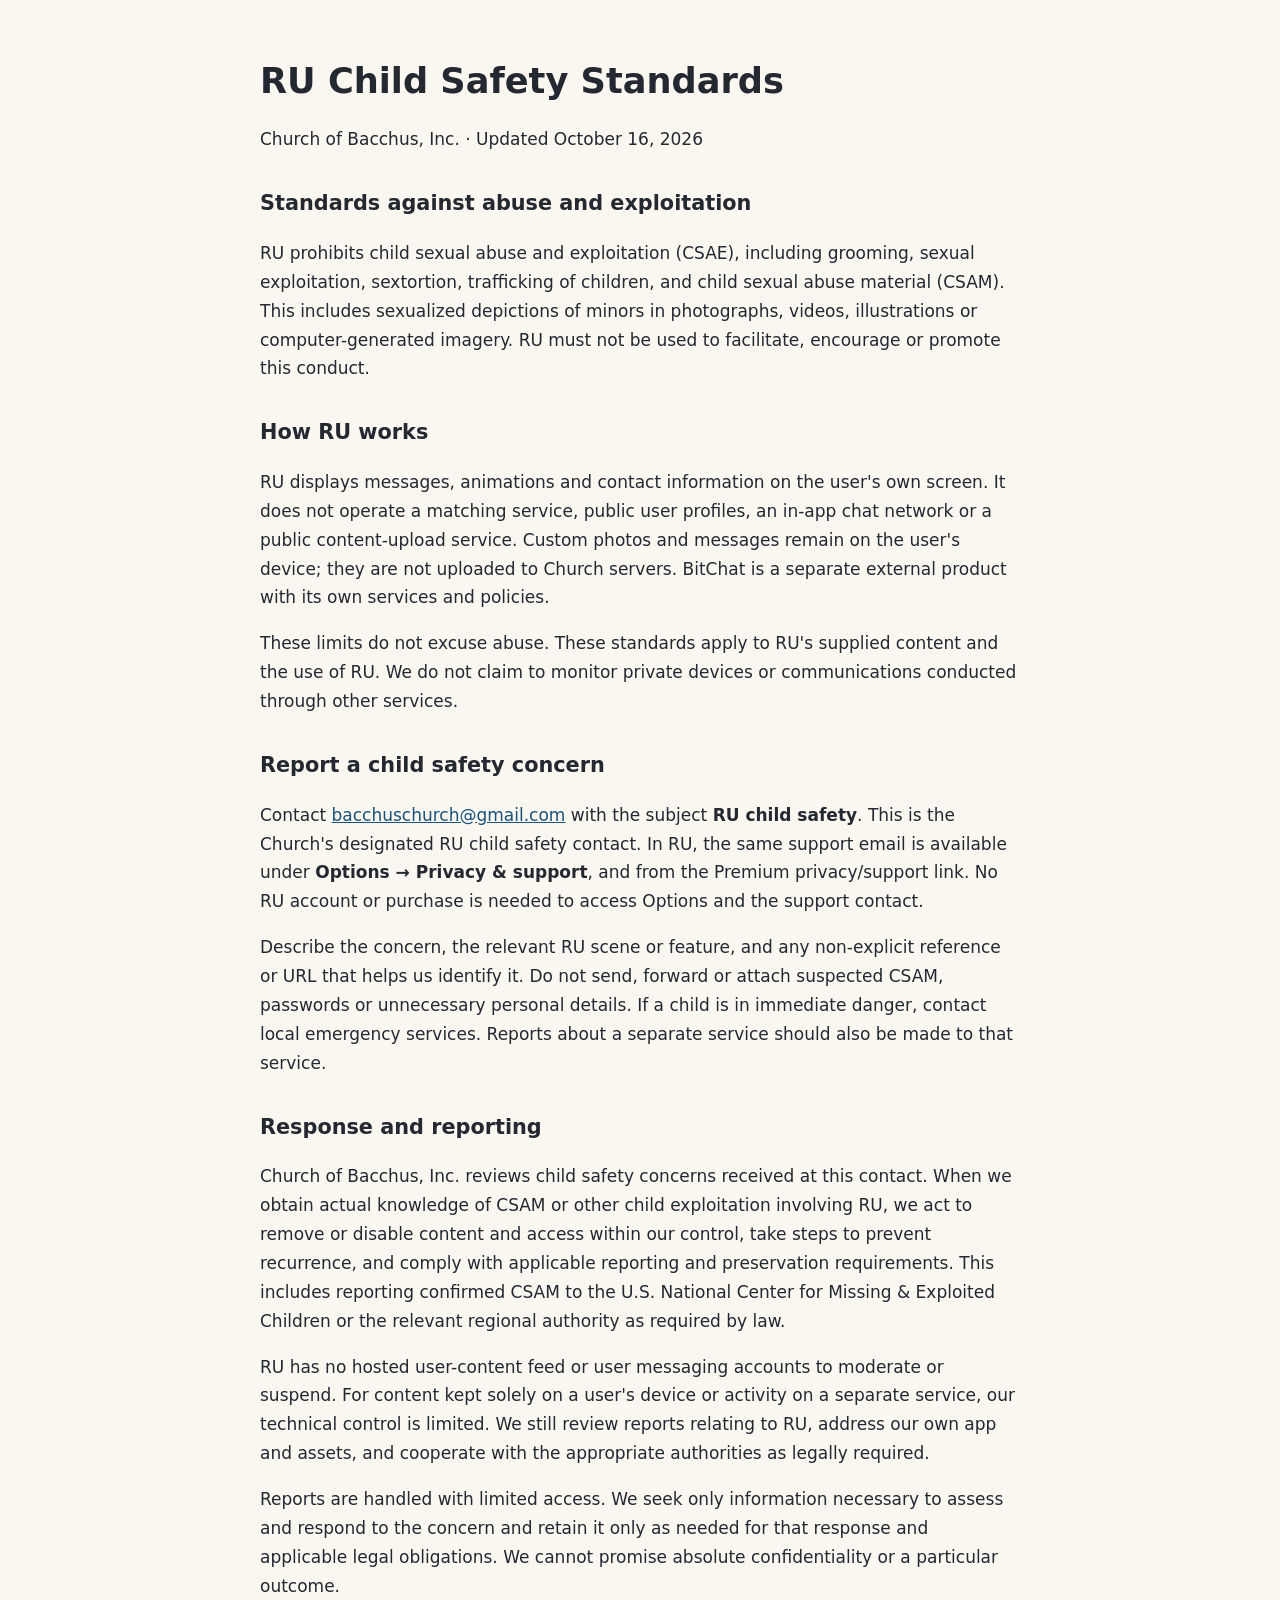
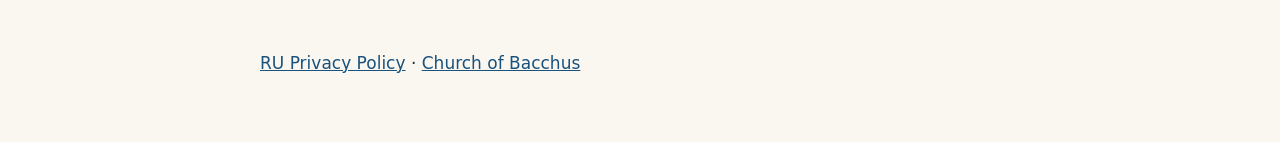
<file: ru/child-safety.html>
<!doctype html>
<html lang="en">
<head>
  <meta charset="utf-8">
  <meta name="viewport" content="width=device-width, initial-scale=1">
  <title>RU Child Safety Standards</title>
  <meta name="description" content="RU's standards against child sexual abuse and exploitation, reporting contact and response process.">
  <link rel="canonical" href="https://churchofbacchus.org/ru/child-safety.html">
  <style>
    :root{color-scheme:light dark}body{margin:0;background:#12151b;color:#eee8df;font:17px/1.7 system-ui,sans-serif}main{max-width:760px;padding:36px 22px 64px;margin:auto}h1{font-size:2.2rem;line-height:1.2}h2{font-size:1.3rem;margin-top:2rem}a{color:#afdbff}p{margin:1em 0}footer{margin-top:3rem}@media(prefers-color-scheme:light){body{background:#faf7f1;color:#232831}a{color:#19527c}}
  </style>
</head>
<body><main>
  <h1>RU Child Safety Standards</h1>
  <p>Church of Bacchus, Inc. · Updated October 16, 2026</p>
  <section><h2>Standards against abuse and exploitation</h2>
    <p>RU prohibits child sexual abuse and exploitation (CSAE), including grooming, sexual exploitation, sextortion, trafficking of children, and child sexual abuse material (CSAM). This includes sexualized depictions of minors in photographs, videos, illustrations or computer-generated imagery. RU must not be used to facilitate, encourage or promote this conduct.</p>
  </section>
  <section><h2>How RU works</h2>
    <p>RU displays messages, animations and contact information on the user's own screen. It does not operate a matching service, public user profiles, an in-app chat network or a public content-upload service. Custom photos and messages remain on the user's device; they are not uploaded to Church servers. BitChat is a separate external product with its own services and policies.</p>
    <p>These limits do not excuse abuse. These standards apply to RU's supplied content and the use of RU. We do not claim to monitor private devices or communications conducted through other services.</p>
  </section>
  <section id="report"><h2>Report a child safety concern</h2>
    <p>Contact <a href="mailto:bacchuschurch@gmail.com">bacchuschurch@gmail.com</a> with the subject <strong>RU child safety</strong>. This is the Church's designated RU child safety contact. In RU, the same support email is available under <strong>Options → Privacy &amp; support</strong>, and from the Premium privacy/support link. No RU account or purchase is needed to access Options and the support contact.</p>
    <p>Describe the concern, the relevant RU scene or feature, and any non-explicit reference or URL that helps us identify it. Do not send, forward or attach suspected CSAM, passwords or unnecessary personal details. If a child is in immediate danger, contact local emergency services. Reports about a separate service should also be made to that service.</p>
  </section>
  <section><h2>Response and reporting</h2>
    <p>Church of Bacchus, Inc. reviews child safety concerns received at this contact. When we obtain actual knowledge of CSAM or other child exploitation involving RU, we act to remove or disable content and access within our control, take steps to prevent recurrence, and comply with applicable reporting and preservation requirements. This includes reporting confirmed CSAM to the U.S. National Center for Missing &amp; Exploited Children or the relevant regional authority as required by law.</p>
    <p>RU has no hosted user-content feed or user messaging accounts to moderate or suspend. For content kept solely on a user's device or activity on a separate service, our technical control is limited. We still review reports relating to RU, address our own app and assets, and cooperate with the appropriate authorities as legally required.</p>
    <p>Reports are handled with limited access. We seek only information necessary to assess and respond to the concern and retain it only as needed for that response and applicable legal obligations. We cannot promise absolute confidentiality or a particular outcome.</p>
  </section>
  <footer><a href="privacy.html">RU Privacy Policy</a> · <a href="https://churchofbacchus.org/">Church of Bacchus</a></footer>
</main></body></html>
</file>
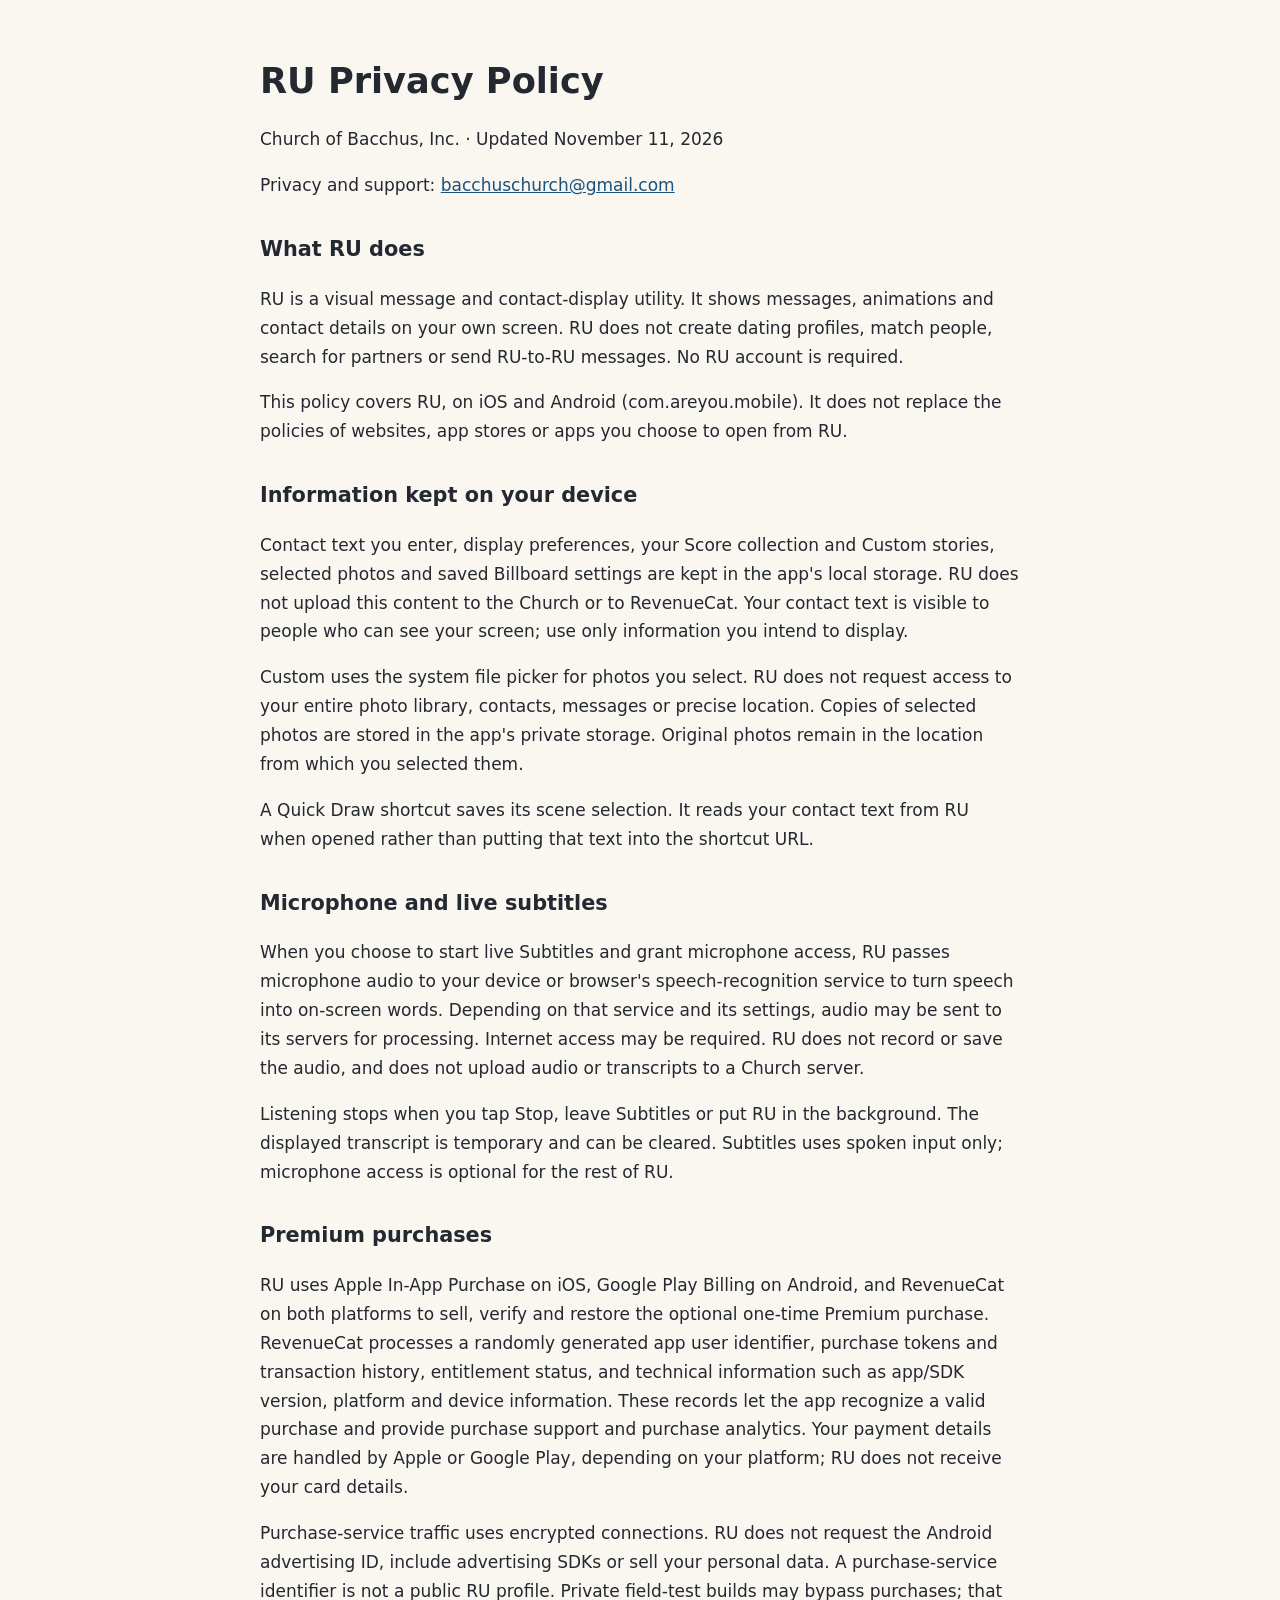
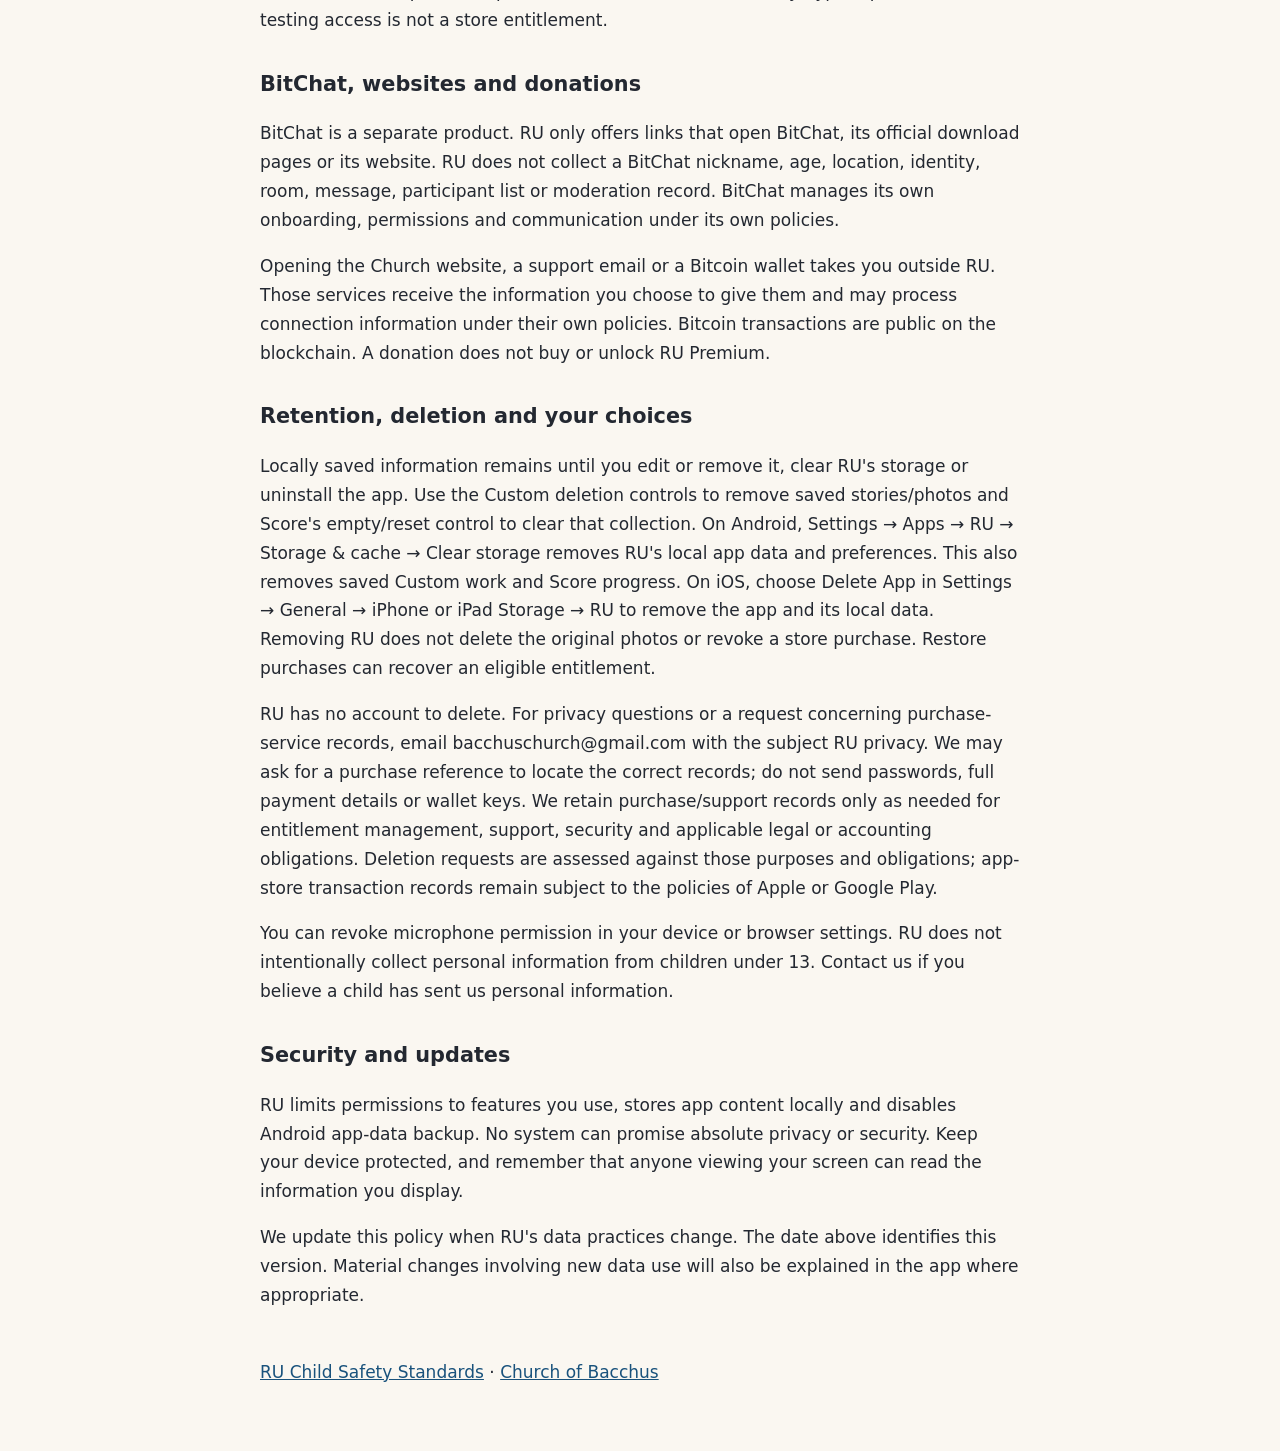
<file: ru/privacy.html>
<!doctype html>
<html lang="en"><head><meta charset="utf-8"><meta name="viewport" content="width=device-width, initial-scale=1"><title>RU Privacy Policy</title><meta name="description" content="How RU handles local content, microphone access, purchases and privacy requests."><link rel="canonical" href="https://churchofbacchus.org/ru/privacy.html"><style>:root{color-scheme:light dark}body{margin:0;background:#12151b;color:#eee8df;font:17px/1.7 system-ui,sans-serif}main{max-width:760px;padding:36px 22px 64px;margin:auto}h1{font-size:2.2rem;line-height:1.2}h2{font-size:1.3rem;margin-top:2rem}a{color:#afdbff}p{margin:1em 0}footer{margin-top:3rem} @media(prefers-color-scheme:light){body{background:#faf7f1;color:#232831}a{color:#19527c}}</style></head><body><main><h1>RU Privacy Policy</h1><p>Church of Bacchus, Inc. · Updated November 11, 2026</p><p>Privacy and support: <a href="mailto:bacchuschurch@gmail.com">bacchuschurch@gmail.com</a></p><section><h2>What RU does</h2><p>RU is a visual message and contact-display utility. It shows messages, animations and contact details on your own screen. RU does not create dating profiles, match people, search for partners or send RU-to-RU messages. No RU account is required.</p><p>This policy covers RU, on iOS and Android (com.areyou.mobile). It does not replace the policies of websites, app stores or apps you choose to open from RU.</p></section><section><h2>Information kept on your device</h2><p>Contact text you enter, display preferences, your Score collection and Custom stories, selected photos and saved Billboard settings are kept in the app&#39;s local storage. RU does not upload this content to the Church or to RevenueCat. Your contact text is visible to people who can see your screen; use only information you intend to display.</p><p>Custom uses the system file picker for photos you select. RU does not request access to your entire photo library, contacts, messages or precise location. Copies of selected photos are stored in the app&#39;s private storage. Original photos remain in the location from which you selected them.</p><p>A Quick Draw shortcut saves its scene selection. It reads your contact text from RU when opened rather than putting that text into the shortcut URL.</p></section><section><h2>Microphone and live subtitles</h2><p>When you choose to start live Subtitles and grant microphone access, RU passes microphone audio to your device or browser&#39;s speech-recognition service to turn speech into on-screen words. Depending on that service and its settings, audio may be sent to its servers for processing. Internet access may be required. RU does not record or save the audio, and does not upload audio or transcripts to a Church server.</p><p>Listening stops when you tap Stop, leave Subtitles or put RU in the background. The displayed transcript is temporary and can be cleared. Subtitles uses spoken input only; microphone access is optional for the rest of RU.</p></section><section><h2>Premium purchases</h2><p>RU uses Apple In-App Purchase on iOS, Google Play Billing on Android, and RevenueCat on both platforms to sell, verify and restore the optional one-time Premium purchase. RevenueCat processes a randomly generated app user identifier, purchase tokens and transaction history, entitlement status, and technical information such as app/SDK version, platform and device information. These records let the app recognize a valid purchase and provide purchase support and purchase analytics. Your payment details are handled by Apple or Google Play, depending on your platform; RU does not receive your card details.</p><p>Purchase-service traffic uses encrypted connections. RU does not request the Android advertising ID, include advertising SDKs or sell your personal data. A purchase-service identifier is not a public RU profile. Private field-test builds may bypass purchases; that testing access is not a store entitlement.</p></section><section><h2>BitChat, websites and donations</h2><p>BitChat is a separate product. RU only offers links that open BitChat, its official download pages or its website. RU does not collect a BitChat nickname, age, location, identity, room, message, participant list or moderation record. BitChat manages its own onboarding, permissions and communication under its own policies.</p><p>Opening the Church website, a support email or a Bitcoin wallet takes you outside RU. Those services receive the information you choose to give them and may process connection information under their own policies. Bitcoin transactions are public on the blockchain. A donation does not buy or unlock RU Premium.</p></section><section><h2>Retention, deletion and your choices</h2><p>Locally saved information remains until you edit or remove it, clear RU&#39;s storage or uninstall the app. Use the Custom deletion controls to remove saved stories/photos and Score&#39;s empty/reset control to clear that collection. On Android, Settings → Apps → RU → Storage &amp; cache → Clear storage removes RU&#39;s local app data and preferences. This also removes saved Custom work and Score progress. On iOS, choose Delete App in Settings → General → iPhone or iPad Storage → RU to remove the app and its local data. Removing RU does not delete the original photos or revoke a store purchase. Restore purchases can recover an eligible entitlement.</p><p>RU has no account to delete. For privacy questions or a request concerning purchase-service records, email bacchuschurch@gmail.com with the subject RU privacy. We may ask for a purchase reference to locate the correct records; do not send passwords, full payment details or wallet keys. We retain purchase/support records only as needed for entitlement management, support, security and applicable legal or accounting obligations. Deletion requests are assessed against those purposes and obligations; app-store transaction records remain subject to the policies of Apple or Google Play.</p><p>You can revoke microphone permission in your device or browser settings. RU does not intentionally collect personal information from children under 13. Contact us if you believe a child has sent us personal information.</p></section><section><h2>Security and updates</h2><p>RU limits permissions to features you use, stores app content locally and disables Android app-data backup. No system can promise absolute privacy or security. Keep your device protected, and remember that anyone viewing your screen can read the information you display.</p><p>We update this policy when RU&#39;s data practices change. The date above identifies this version. Material changes involving new data use will also be explained in the app where appropriate.</p></section><footer><a href="child-safety.html">RU Child Safety Standards</a> · <a href="https://churchofbacchus.org/">Church of Bacchus</a></footer></main></body></html>
</file>
<file: styles.css>
:root{color-scheme:dark;--bg:#202124;--ink:#e4e2d8;--muted:#b8b7b0;--gold:#c2ab7b;--line:#ffffff24}*{box-sizing:border-box}html{scroll-behavior:smooth;scroll-padding-top:95px}body{margin:0;background:var(--bg);color:var(--ink);font-family:Arial,Helvetica,sans-serif;font-size:16px;line-height:1.85}h1,h2,h3,.brand,nav a{font-family:Georgia,'Times New Roman',serif;font-weight:400}h1,h2,h3,p{margin:0 0 22px}h1{font-size:clamp(58px,7vw,100px);line-height:1.04;letter-spacing:-.05em}h1 em{color:var(--gold);font-weight:400}h2{font-size:clamp(37px,4vw,58px);line-height:1.15;letter-spacing:-.035em}h3{font-size:25px;line-height:1.35}p{color:var(--muted)}a{color:inherit;text-underline-offset:5px}button,input,textarea{font:inherit}button,a{touch-action:manipulation}button{cursor:pointer}img{display:block;max-width:100%;height:auto}a:focus-visible,button:focus-visible,input:focus-visible,textarea:focus-visible{outline:2px solid var(--gold);outline-offset:6px}.skip{position:fixed;top:-100px;z-index:30;background:#fff;color:#111;padding:10px}.skip:focus{top:0}.header{position:sticky;top:0;z-index:20;display:flex;align-items:center;justify-content:space-between;background:#202124f5;border-bottom:1px solid var(--line);padding:17px max(24px,calc((100vw - 1160px)/2));gap:20px}.brand{font-size:23px;text-decoration:none;white-space:nowrap}.brand span{color:var(--gold);margin-right:12px}.menu-button{width:46px;height:42px;border:0;background:transparent;padding:10px}.menu-button span{display:block;height:1px;background:var(--ink);margin:7px 0;transition:transform .2s}.menu-button[aria-expanded=true] span:first-child{transform:translateY(4px) rotate(45deg)}.menu-button[aria-expanded=true] span:last-child{transform:translateY(-4px) rotate(-45deg)}nav{position:fixed;inset:77px 0 0;background:#202124;z-index:19;overflow:auto;text-align:center;padding:22px;display:flex;flex-direction:column;align-items:center;justify-content:center;gap:9px}nav[hidden]{display:none}nav>a{font-size:clamp(25px,4vh,38px);text-decoration:none}nav a:hover{color:var(--gold)}.social{display:flex;gap:30px;margin-top:24px}.social a{font:14px Arial}.section{max-width:1160px;margin:auto;padding:90px 30px;border-bottom:1px solid var(--line)}.hero{display:grid;grid-template-columns:1.05fr 1fr;align-items:center;gap:75px;padding-top:60px}.hero-art{position:relative}.hero-art img{width:100%;aspect-ratio:1/1.1;object-fit:cover;object-position:57% center}.eyebrow{font-size:10px;letter-spacing:.22em;font-weight:600;color:var(--gold);margin-bottom:24px}.hero-copy>p{max-width:370px}.lead{font-family:Georgia,serif;font-size:23px;line-height:1.5}.text-link{display:inline-block;font-size:14px;line-height:1.5;margin-top:8px;color:var(--ink)}.hero .text-link{margin-top:14px}.about{display:grid;grid-template-columns:.9fr 1.2fr;gap:85px}.prose p:last-child{margin-bottom:0}.theatre{display:grid;grid-template-columns:1fr 1fr;gap:70px;align-items:center}.theatre>img{width:100%;aspect-ratio:4/5;object-fit:cover}.plan-list{padding:0;list-style:none;margin:25px 0}.plan-list li{padding:10px 0;border-top:1px solid var(--line);font-family:Georgia,serif;font-size:18px}.plan-list span{font:11px Arial;color:var(--gold);margin-right:20px}.sermon{text-align:center;padding-block:85px;background:radial-gradient(ellipse at center,#38312988,transparent 65%)}.sermon>p:not(.eyebrow){max-width:520px;margin-inline:auto}.actions{display:flex;justify-content:center;align-items:center;gap:30px;flex-wrap:wrap}.button{display:inline-block;background:var(--ink);color:#202124;border:1px solid var(--ink);padding:13px 25px;text-decoration:none;font-size:13px;letter-spacing:.04em}.button:hover{background:var(--gold);border-color:var(--gold)}.ritual{display:grid;grid-template-columns:1fr 1fr;gap:75px;background:#d8c7bc;color:#302a27;padding:60px;align-items:center}.ritual p{color:#4c4540}.ritual .eyebrow{color:#6b5031}.zodiac{width:100%}.ritual-frieze{max-width:240px;width:70%;margin-top:28px;mix-blend-mode:multiply}.mission{text-align:center}.mission-grid{display:grid;grid-template-columns:repeat(3,1fr);gap:45px;margin-top:48px}.mission-grid img{width:210px;aspect-ratio:1;border-radius:50%;object-fit:cover;margin:0 auto 28px}.mission-grid h3{font-size:23px}.mission-grid p{font-size:14px}.donate-heading{max-width:600px}.giving-grid{display:grid;grid-template-columns:1fr 1fr;gap:50px;margin-top:40px}.giving-grid article{display:grid;grid-template-columns:140px 1fr;column-gap:28px;align-content:start}.giving-grid img{grid-row:1/5;width:140px;height:170px;object-fit:cover}.giving-grid h3{margin-bottom:10px}.giving-grid p{font-size:14px;margin-bottom:5px}.giving-grid a{justify-self:start}.artists{display:flex;gap:30px;padding-top:40px;margin-top:45px;border-top:1px solid var(--line)}.artists>span{font:60px Georgia;color:var(--gold)}.artists h3{margin-bottom:8px}.artists p{margin-bottom:0}.contact{display:grid;grid-template-columns:1fr 1fr;gap:80px}.contact img{width:100%;max-height:220px;object-fit:cover;margin-bottom:35px}.contact h2{font-size:36px}.contact a{overflow-wrap:anywhere}footer{text-align:center;padding:50px 24px}footer p{font-size:13px;margin-top:8px}footer div{display:flex;gap:24px;justify-content:center;font-size:12px}footer small{display:block;color:#999;font-size:11px;margin-top:28px}[hidden]{display:none!important}@media(max-width:760px){.section{padding:50px 24px}.hero,.about,.theatre,.ritual,.contact{grid-template-columns:1fr;gap:32px}.hero{padding-top:24px}.hero-art img{aspect-ratio:1.22;object-position:center}.hero-copy{text-align:center}.hero-copy>p{margin-inline:auto}.hero h1{font-size:57px}.hero h1 br{display:none}.hero .eyebrow{margin-bottom:18px}.brand{font-size:20px}.header{padding:12px 20px}nav{top:67px}.about{gap:12px}.theatre>img{aspect-ratio:1.3}.ritual .zodiac{max-width:450px;justify-self:center}.mission-grid{grid-template-columns:1fr;gap:30px}.mission-grid img{width:200px}.giving-grid{grid-template-columns:1fr;gap:35px}.giving-grid article{grid-template-columns:110px 1fr;gap:0 22px}.giving-grid img{width:110px;height:145px}.artists{gap:16px}.contact{gap:25px}.contact img{max-height:200px}.actions{gap:18px}.sermon h2{font-size:40px}}@media(prefers-reduced-motion:reduce){html{scroll-behavior:auto}*{transition:none!important}}
.ru-promo{max-width:390px;margin-top:30px;padding-top:20px;border-top:1px solid #c2ab7b66;text-align:left}.ru-promo-top{display:flex;align-items:center;gap:17px;margin-bottom:13px}.ru-wordmark{font:29px/1 Georgia,'Times New Roman',serif;letter-spacing:-.08em;color:var(--ink)}.ru-wordmark>span{font-size:20px;color:var(--gold);margin-left:5px;vertical-align:top}.coming-soon{font-size:9px;line-height:1.5;letter-spacing:.14em;text-transform:uppercase;color:var(--gold);border:1px solid #c2ab7b66;border-radius:20px;padding:4px 10px}.ru-promo h2{font-size:22px;line-height:1.35;letter-spacing:-.015em;margin-bottom:10px}.ru-promo p{font-size:12px;line-height:1.6;margin:0;max-width:330px}.bitcoin-card{min-width:0}.bitcoin-content{min-width:0}.giving-grid .bitcoin-qr{width:140px;height:140px;object-fit:contain;grid-row:auto;background:#fff}.bitcoin-content h3{display:flex;align-items:center;gap:9px}.giving-grid .bitcoin-coin{display:inline-block;width:27px;height:27px;object-fit:cover;border-radius:50%;grid-row:auto}.bitcoin-address{display:block;overflow-wrap:anywhere;user-select:all;font:12px/1.7 'Courier New',monospace;letter-spacing:.01em;color:var(--ink);margin:12px 0 7px}.bitcoin-actions{display:flex;align-items:center;flex-wrap:wrap;gap:5px 17px}.bitcoin-actions .text-link{margin:0;min-height:44px;display:inline-flex;align-items:center}.copy-button{background:none;border:0;border-bottom:1px solid #c2ab7b66;color:var(--gold);font-size:12px;line-height:1.5;padding:11px 0;min-height:44px}.copy-button:hover{color:var(--ink)}.giving-grid .bitcoin-status{font-size:12px;line-height:1.5;margin-top:8px}.bitcoin-status:empty{display:none}@media(max-width:760px){.ru-promo{margin:30px auto 0}.giving-grid .bitcoin-qr{width:110px;height:110px}.bitcoin-address{font-size:12px}.giving-grid .bitcoin-coin{width:25px;height:25px}}@media(max-width:360px){.giving-grid .bitcoin-card{grid-template-columns:95px minmax(0,1fr);column-gap:16px}.giving-grid .bitcoin-qr{width:95px;height:95px}.brand{font-size:18px}.header{gap:8px}.bitcoin-actions{gap:0 12px}}

/* Horoscope follows the theatre invitation; the mysteries retain a full-width reading column. */
.theatre{align-items:start}.theatre .zodiac{max-width:420px;margin-top:28px}.ritual{grid-template-columns:1fr}.ritual>div{max-width:720px;margin-inline:auto}
.otto-quote,.otto-quote blockquote{margin:0}.otto-quote figcaption{color:#4c4540;font-size:14px;line-height:1.6}
.principles .prose{max-width:760px;margin-inline:auto}

.contact{display:block}.contact>div{max-width:760px;margin-inline:auto}.contact .artists{display:grid;grid-template-columns:180px minmax(0,1fr);gap:28px;margin-top:28px;padding-top:28px}.contact .artists img{width:180px;height:150px;margin:0;object-fit:cover}@media(max-width:480px){.contact .artists{grid-template-columns:1fr;gap:20px}.contact .artists img{width:200px;height:150px}}
</file>
<file: grounds.css>
/* Project support continues the church's charcoal, parchment and antique brass palette. */
.support-terms{margin-top:28px;border-top:1px solid var(--line);padding-top:22px;max-width:690px}.support-terms h3{font-size:25px;margin-bottom:18px}.support-terms p{font-size:14px;line-height:1.75;margin-bottom:18px}.support-terms strong{color:var(--ink)}.support-terms a{overflow-wrap:anywhere}
.recognition-status{border-left:2px solid var(--gold);padding:10px 15px;color:var(--ink);font-size:14px;background:#c2ab7b0d}
.grounds-intro{max-width:720px}.grounds-intro h2 em{color:var(--gold);font-weight:400}.grounds-intro .lead{font-size:24px}.grounds-status{display:inline-block;color:#d4c9b1;font-size:11px;letter-spacing:.04em;border-left:2px solid var(--gold);padding-left:12px;margin:0 0 32px}.grounds-grid{display:grid;grid-template-columns:repeat(2,minmax(0,1fr));gap:24px}.ground-card{background:#242b27;border:1px solid #c2ab7b33;border-radius:4px;overflow:hidden}.ground-card:nth-child(3){background:#2e292c}.ground-card:nth-child(4){background:#242c29}.ground-card:nth-child(5){background:#2e2c26}.ground-art{height:166px;position:relative;overflow:hidden;background:radial-gradient(ellipse at 50% 100%,#76816a55,transparent 75%)}.ground-art svg{width:100%;height:100%;display:block;color:#d3bc8e}.ground-body{padding:27px 30px 30px}.ground-body h3{font-size:28px;margin-bottom:11px}.ground-body p{font-size:14px;line-height:1.75;margin-bottom:15px}.ground-number{color:var(--gold);font:10px Arial;letter-spacing:.16em;display:block;margin-bottom:9px}.ground-budget{display:flex;gap:15px;align-items:baseline;border-top:1px solid var(--line);padding-top:15px;margin-top:20px}.ground-budget strong{font:27px Georgia;color:#eee7d8}.ground-budget span{font-size:11px;color:var(--muted)}.ground-body details{font-size:12px;line-height:1.7;color:var(--muted);margin:10px 0}.ground-body summary,.budget-notes summary{cursor:pointer;color:#d3c3a4;padding:9px 0}.ground-body details p{font-size:12px;margin:8px 0 10px}.ground-body .text-link{min-height:44px;display:inline-flex;align-items:center;color:#eadbc0}.ground-card.food-card{grid-column:1/-1;display:grid;grid-template-columns:.85fr 1.15fr;align-items:center}.food-card .ground-art{height:100%;min-height:300px}.truck-sign{background:#dfd0ad;color:#24312b;border:3px double #7f794f;border-radius:2px;margin:18px 0;padding:17px 20px;text-align:center}.truck-sign strong{display:block;font:26px/1.2 Georgia}.truck-sign span{display:block;font-size:11px;line-height:1.5;margin-top:7px}.budget-notes{margin-top:25px;border-top:1px solid var(--line);padding-top:12px;font-size:13px}.budget-notes p{max-width:850px;font-size:13px}.budget-total{display:flex;justify-content:space-between;align-items:baseline;gap:18px;margin-top:28px}.budget-total strong{font:34px Georgia;color:#eadbc0}.budget-total span{font-size:13px;max-width:470px}.budget-total+small{display:block;font-size:12px;color:var(--muted);margin-top:8px}.recognition{background:linear-gradient(125deg,#30332b,#202124 75%)}.recognition-top{max-width:750px}.recognition h2{font-size:clamp(34px,4vw,52px)}.recognition-layout{display:grid;grid-template-columns:1fr 1fr;gap:65px;align-items:center;margin-top:36px}.stamp-coin{position:relative;isolation:isolate;width:218px;aspect-ratio:1;margin:0 auto 22px;border-radius:50%;display:flex;flex-direction:column;align-items:center;justify-content:center;border:2px solid #b69d68;outline:1px solid #665937;outline-offset:5px;background:radial-gradient(circle at 32% 22%,#b19b61 0%,#76643e 45%,#343828 86%);box-shadow:inset 0 0 0 9px #57472a,inset 0 0 0 11px #a7915c,0 15px 26px #0005;color:#ece1bd}.stamp-coin:before{content:'❧';font:90px/1 Georgia;color:#e1cca0;text-shadow:0 2px 1px #302a22;margin-top:-10px}.stamp-coin strong{font:19px Georgia;letter-spacing:.15em;text-align:center;max-width:90%;text-shadow:0 1px 1px #282e26}.stamp-coin small{font:8px Arial;letter-spacing:.2em;margin-top:12px}.stamp-example{text-align:center;border:1px solid #c2ab7b44;padding:34px 25px;background:#20292388}.stamp-example h3{font-size:24px;margin:14px 0 10px}.stamp-example p{font-size:13px;line-height:1.65;margin-bottom:14px}.sample-tag{display:inline-block;font-size:9px;letter-spacing:.14em;text-transform:uppercase;color:#e6d4b1;padding:5px 9px;border:1px solid #c2ab7b66;margin-bottom:8px}.stamp-example #stamp-amount{font:29px Georgia;color:#e4d0a8}.stamp-meta{border-top:1px solid #c2ab7b44;margin-top:20px;padding-top:16px;font-size:11px;color:var(--muted)}.stamp-meta span{display:block}.stamp-fields{display:grid;gap:16px;margin-bottom:18px}.stamp-fields label{display:block;font-size:12px;color:#d6c7a7}.stamp-fields input,.stamp-fields select{display:block;width:100%;margin-top:7px;border:1px solid #c2ab7b77;border-radius:3px;background:#202724;color:var(--ink);padding:12px 14px;min-height:48px;font:16px Arial}.stamp-fields select{cursor:pointer}.stamp-controls h3{font-size:27px}.stamp-controls p{font-size:13px;line-height:1.7}.stamp-controls .button{width:100%;text-align:center}.stamp-controls .button[aria-disabled=true]{opacity:.4;cursor:default}.stamp-controls .minor{font-size:11px;color:var(--muted);margin-top:12px}.stamp-controls #gift-error{color:#e8aba1}.giving-steps{display:grid;grid-template-columns:repeat(3,1fr);gap:30px;padding:0;list-style:none;margin-top:48px}.giving-steps li{padding-top:20px;border-top:1px solid #c2ab7b55}.giving-steps b{color:var(--gold);font:13px Georgia}.giving-steps h3{font-size:22px;margin:9px 0 11px}.giving-steps p{font-size:13px;line-height:1.7}.giving-terms{border-top:1px solid var(--line);margin-top:24px;padding-top:14px;font-size:12px}.giving-terms summary{cursor:pointer;padding:12px 0;color:#d3c3a4}.giving-terms p{max-width:860px;margin-bottom:12px}.donate-project-link{font-size:14px;max-width:690px}.build-link{display:flex;gap:18px;flex-wrap:wrap}.build-link .button{margin-top:10px}
@media(max-width:760px){.grounds-grid{grid-template-columns:1fr}.ground-card.food-card{display:block}.food-card .ground-art{height:180px;min-height:0}.ground-body{padding:23px}.ground-art{height:145px}.recognition-layout{grid-template-columns:1fr;gap:26px}.recognition-layout .stamp-example{order:2}.stamp-coin{width:195px}.giving-steps{grid-template-columns:1fr;gap:8px;margin-top:25px}.giving-steps li{padding-top:16px}.giving-steps p{margin-bottom:14px}.budget-total{display:block}.budget-total strong{display:block;margin-top:10px}.grounds-intro .lead{font-size:22px}.ground-budget{flex-wrap:wrap;gap:5px 15px}}
</file>
